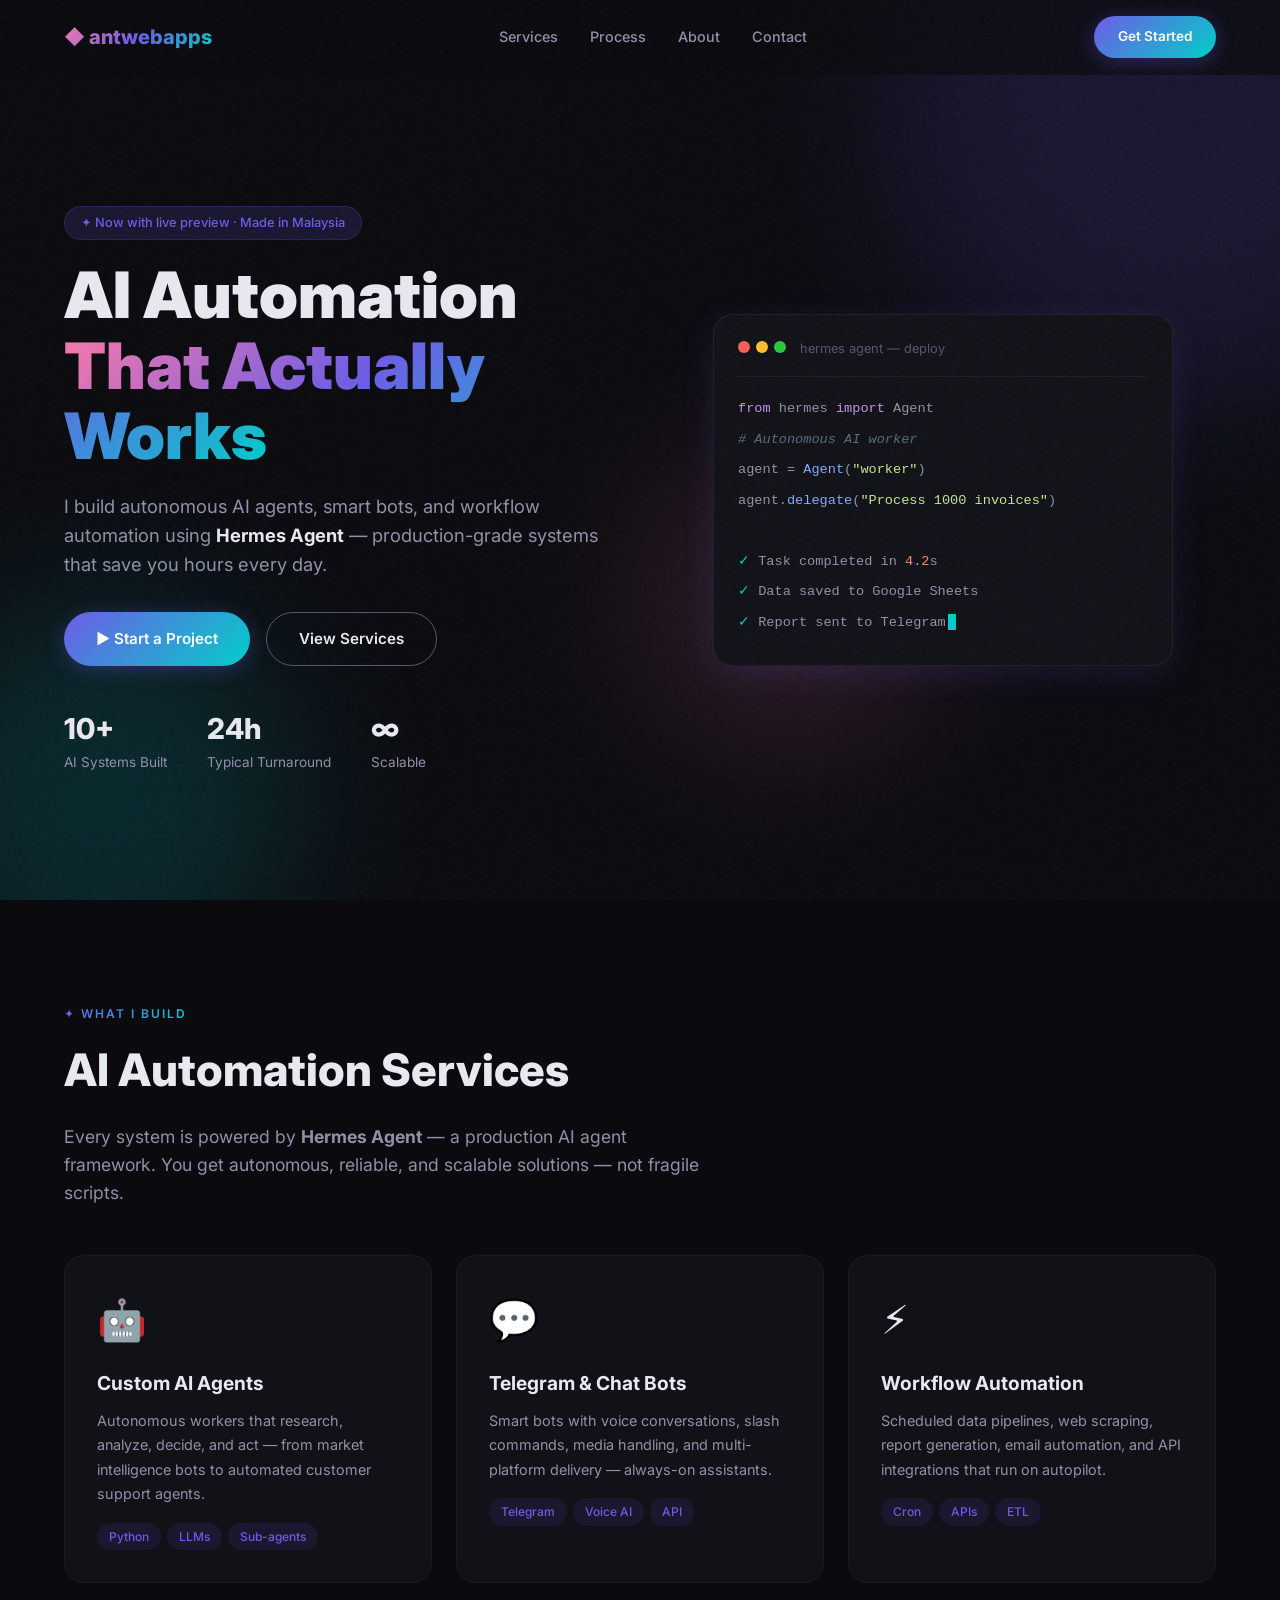
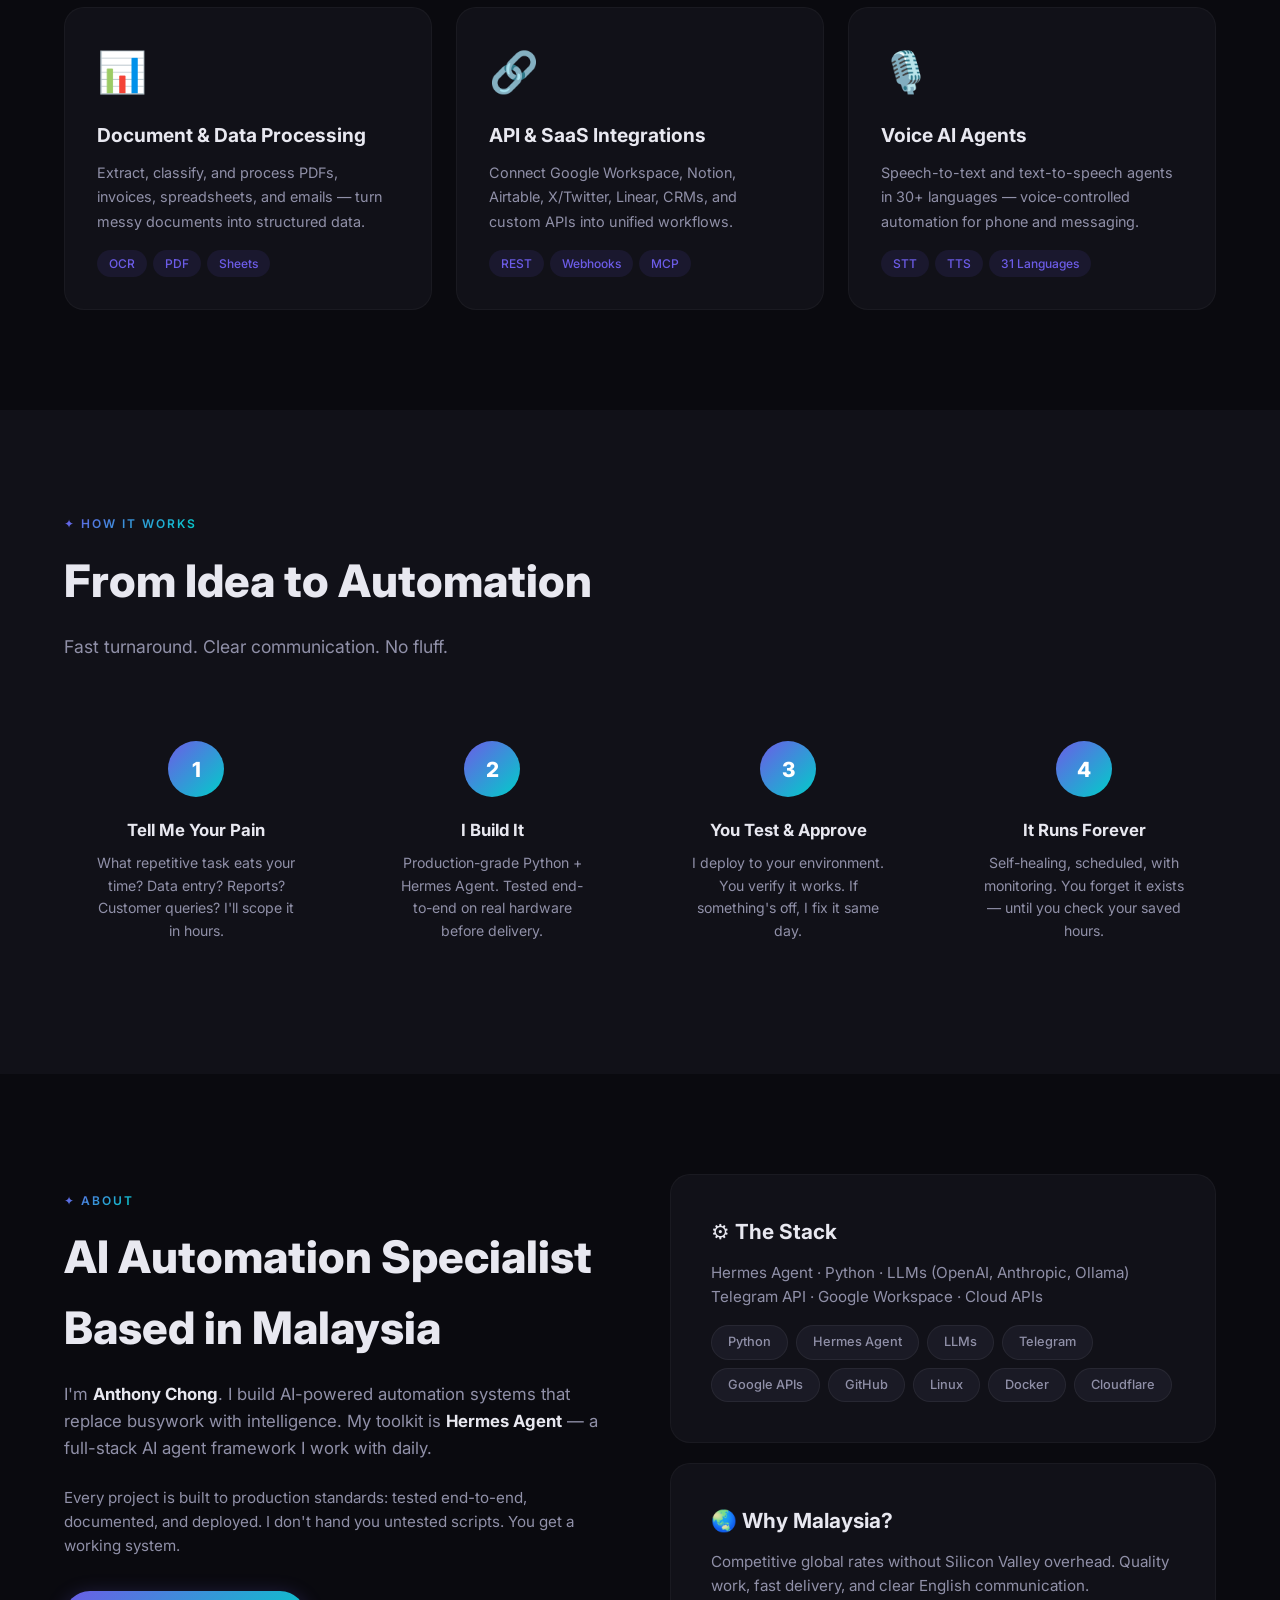
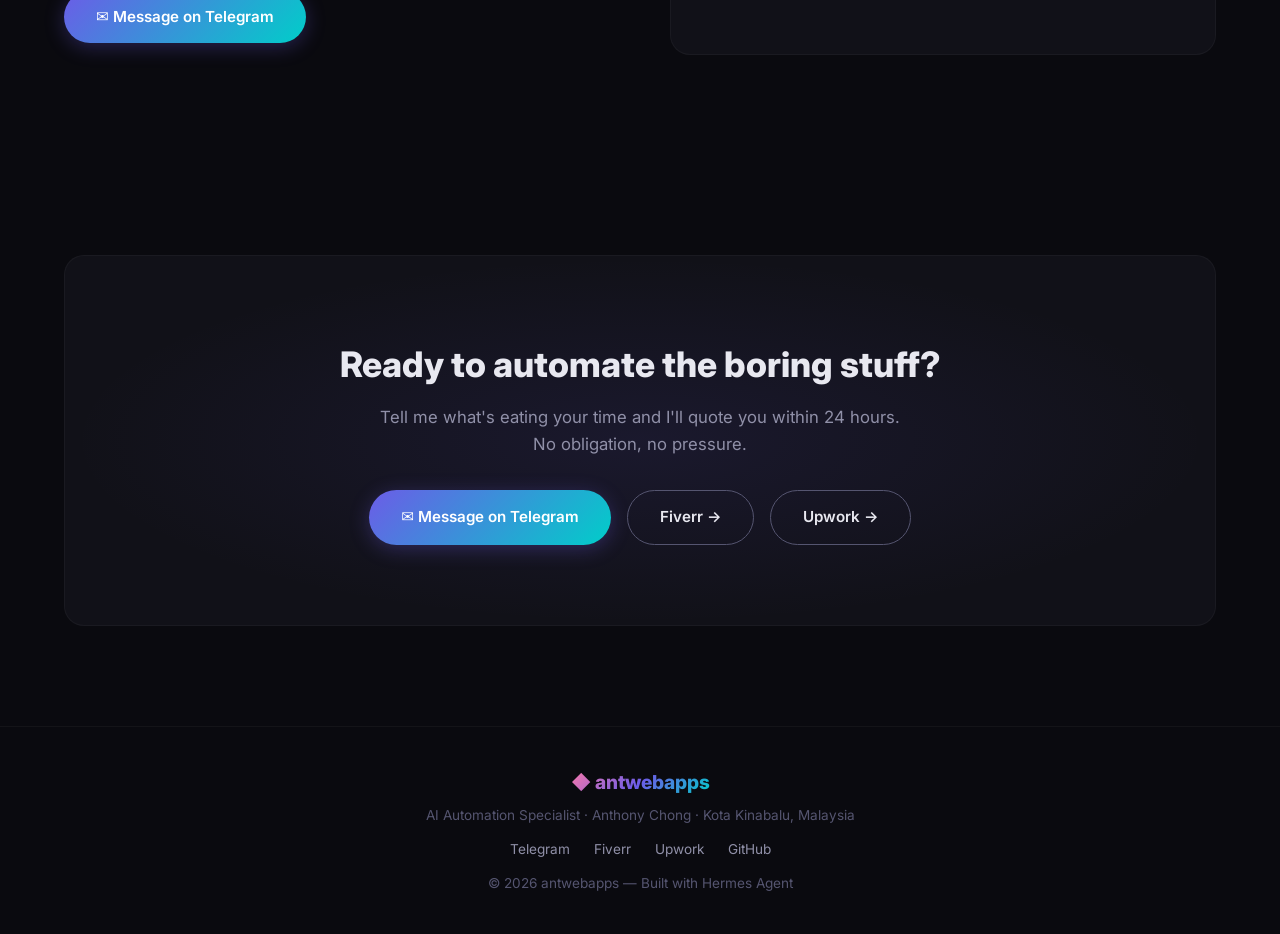
<file: index.html>
<!DOCTYPE html>
<html lang="en">
<head>
    <meta charset="UTF-8" />
    <meta name="viewport" content="width=device-width, initial-scale=1.0" />
    <title>Anthony Chong | AI Automation Specialist</title>
    <meta name="description" content="AI Automation Specialist — Build custom AI agents, chatbots, voice bots, and workflow automation powered by Hermes Agent. Based in Malaysia." />
    <link rel="icon" type="image/svg+xml" href="data:image/svg+xml,%3Csvg xmlns='http://www.w3.org/2000/svg' viewBox='0 0 32 32'%3E%3Cdefs%3E%3ClinearGradient id='g' x1='0%25' y1='0%25' x2='100%25' y2='100%25'%3E%3Cstop offset='0%25' style='stop-color:%236c5ce7'/%3E%3Cstop offset='100%25' style='stop-color:%2300cec9'/%3E%3C/linearGradient%3E%3C/defs%3E%3Crect width='32' height='32' rx='6' fill='%230a0a0f'/%3E%3Ctext x='16' y='22' font-family='Arial' font-size='18' font-weight='bold' fill='url(%23g)' text-anchor='middle'%3E◆%3C/text%3E%3C/svg%3E">
    <link rel="preconnect" href="https://fonts.googleapis.com" />
    <link href="https://fonts.googleapis.com/css2?family=Inter:wght@300;400;500;600;700;800;900&display=swap" rel="stylesheet" />
    <style>
        /* ─── Reset & Variables ─── */
        *,*::before,*::after{box-sizing:border-box;margin:0;padding:0}
        :root{
            --bg:#0a0a0f;
            --bg2:#111118;
            --bg3:#1a1a25;
            --accent:#6c5ce7;
            --accent2:#00cec9;
            --accent3:#fd79a8;
            --text:#e8e8f0;
            --text2:#9090a8;
            --text3:#555570;
            --grad:linear-gradient(135deg,var(--accent),var(--accent2));
            --grad2:linear-gradient(135deg,var(--accent3),var(--accent),var(--accent2));
            --radius:12px;
            --radius-lg:20px;
            --shadow:0 8px 32px rgba(108,92,231,.15);
        }
        html{scroll-behavior:smooth}
        body{
            font-family:'Inter',system-ui,-apple-system,sans-serif;
            background:var(--bg);
            color:var(--text);
            line-height:1.6;
            overflow-x:hidden;
        }

        /* ─── Noise overlay ─── */
        body::before{
            content:'';position:fixed;inset:0;
            background:url("data:image/svg+xml,%3Csvg viewBox='0 0 256 256' xmlns='http://www.w3.org/2000/svg'%3E%3Cfilter id='noise'%3E%3CfeTurbulence type='fractalNoise' baseFrequency='.9' numOctaves='4' stitchTiles='stitch'/%3E%3C/filter%3E%3Crect width='100%25' height='100%25' filter='url(%23noise)' opacity='.03'/%3E%3C/svg%3E");
            pointer-events:none;z-index:9999;
        }

        /* ─── Utilities ─── */
        .container{max-width:1200px;margin:0 auto;padding:0 24px}
        .section{padding:100px 0}
        .section-label{
            display:inline-block;
            font-size:.75rem;font-weight:600;letter-spacing:2px;text-transform:uppercase;
            background:var(--grad);-webkit-background-clip:text;-webkit-text-fill-color:transparent;
            margin-bottom:12px;
        }
        .section-title{font-size:clamp(1.8rem,4vw,2.8rem);font-weight:800;margin-bottom:16px}
        .section-sub{color:var(--text2);font-size:1.1rem;max-width:640px;margin-bottom:48px}
        .btn{
            display:inline-flex;align-items:center;gap:8px;
            padding:14px 32px;border-radius:50px;font-weight:600;font-size:.95rem;
            cursor:pointer;transition:all .3s ease;text-decoration:none;border:none;
        }
        .btn-primary{
            background:var(--grad);color:#fff;
            box-shadow:0 4px 20px rgba(108,92,231,.3);
        }
        .btn-primary:hover{transform:translateY(-2px);box-shadow:0 8px 30px rgba(108,92,231,.4)}
        .btn-outline{
            background:transparent;color:var(--text);border:1px solid var(--text3);
        }
        .btn-outline:hover{border-color:var(--accent);color:var(--accent)}

        /* ─── Nav ─── */
        nav{
            position:fixed;top:0;left:0;right:0;z-index:1000;
            padding:16px 0;transition:all .4s ease;
            background:rgba(10,10,15,.7);backdrop-filter:blur(20px);
            border-bottom:1px solid transparent;
        }
        nav.scrolled{border-bottom:1px solid rgba(255,255,255,.05);background:rgba(10,10,15,.9)}
        nav .container{display:flex;align-items:center;justify-content:space-between}
        .logo{font-size:1.25rem;font-weight:800;background:var(--grad2);-webkit-background-clip:text;-webkit-text-fill-color:transparent}
        .nav-links{display:flex;gap:32px;list-style:none}
        .nav-links a{color:var(--text2);text-decoration:none;font-size:.9rem;font-weight:500;transition:color .3s}
        .nav-links a:hover{color:var(--text)}
        @media(max-width:768px){
            .nav-links{display:none}
            .nav-cta{display:none}
        }

        /* ─── Hero ─── */
        .hero{
            min-height:100vh;display:flex;align-items:center;position:relative;
            overflow:hidden;padding-top:80px;
        }
        .hero-bg{
            position:absolute;inset:0;overflow:hidden;z-index:-1;
        }
        .hero-bg .orb{
            position:absolute;border-radius:50%;filter:blur(80px);opacity:.15;
            animation:float 20s ease-in-out infinite;
        }
        .hero-bg .orb:nth-child(1){
            width:600px;height:600px;background:var(--accent);
            top:-200px;right:-200px;animation-delay:0s;
        }
        .hero-bg .orb:nth-child(2){
            width:400px;height:400px;background:var(--accent2);
            bottom:-100px;left:-100px;animation-delay:-7s;
        }
        .hero-bg .orb:nth-child(3){
            width:300px;height:300px;background:var(--accent3);
            top:50%;left:50%;animation-delay:-14s;
        }
        @keyframes float{
            0%,100%{transform:translate(0,0) scale(1)}
            33%{transform:translate(30px,-30px) scale(1.1)}
            66%{transform:translate(-20px,20px) scale(.9)}
        }
        .hero-grid{display:grid;grid-template-columns:1fr 1fr;gap:60px;align-items:center}
        @media(max-width:900px){.hero-grid{grid-template-columns:1fr;text-align:center}}
        .hero-badge{
            display:inline-flex;align-items:center;gap:8px;
            padding:6px 16px;border-radius:50px;font-size:.8rem;font-weight:500;
            background:rgba(108,92,231,.15);color:var(--accent);border:1px solid rgba(108,92,231,.2);
            margin-bottom:20px;
        }
        .hero h1{font-size:clamp(2.2rem,5vw,4rem);font-weight:900;line-height:1.1;margin-bottom:20px}
        .hero h1 .highlight{background:var(--grad2);-webkit-background-clip:text;-webkit-text-fill-color:transparent}
        .hero p{color:var(--text2);font-size:1.15rem;max-width:540px;margin-bottom:32px}
        @media(max-width:900px){.hero p{margin-left:auto;margin-right:auto}}
        .hero-actions{display:flex;gap:16px;flex-wrap:wrap}
        @media(max-width:900px){.hero-actions{justify-content:center}}
        .hero-visual{position:relative;display:flex;justify-content:center}
        .code-window{
            background:var(--bg2);border-radius:var(--radius-lg);
            border:1px solid rgba(255,255,255,.06);
            padding:24px;width:100%;max-width:460px;
            box-shadow:var(--shadow);font-family:'JetBrains Mono',monospace;font-size:.85rem;
        }
        .code-window .dot{display:inline-block;width:12px;height:12px;border-radius:50%;margin-right:6px}
        .code-window .dot:nth-child(1){background:#ff5f57}
        .code-window .dot:nth-child(2){background:#febc2e}
        .code-window .dot:nth-child(3){background:#28c840}
        .code-header{display:flex;align-items:center;gap:8px;margin-bottom:20px;padding-bottom:16px;border-bottom:1px solid rgba(255,255,255,.05)}
        .code-line{color:var(--text2);margin-bottom:6px;line-height:1.8}
        .code-line .kw{color:#c792ea}
        .code-line .fn{color:#82aaff}
        .code-line .str{color:#c3e88d}
        .code-line .cm{color:#546e7a;font-style:italic}
        .code-line .num{color:#f78c6c}
        .cursor-blink{display:inline-block;width:8px;height:16px;background:var(--accent2);animation:blink 1s step-end infinite;vertical-align:text-bottom;margin-left:2px}
        @keyframes blink{50%{opacity:0}}
        .hero-stats{display:flex;gap:40px;margin-top:40px}
        @media(max-width:900px){.hero-stats{justify-content:center}}
        .stat-value{font-size:1.8rem;font-weight:800}
        .stat-label{color:var(--text2);font-size:.85rem}

        /* ─── Services ─── */
        .services-grid{display:grid;grid-template-columns:repeat(auto-fit,minmax(320px,1fr));gap:24px}
        .service-card{
            background:var(--bg2);border-radius:var(--radius-lg);
            border:1px solid rgba(255,255,255,.04);
            padding:32px;transition:all .4s ease;cursor:default;position:relative;overflow:hidden;
        }
        .service-card:hover{transform:translateY(-4px);border-color:rgba(108,92,231,.2);box-shadow:var(--shadow)}
        .service-card::before{
            content:'';position:absolute;top:0;left:0;right:0;height:3px;
            background:var(--grad);opacity:0;transition:opacity .4s;
        }
        .service-card:hover::before{opacity:1}
        .service-icon{font-size:2.5rem;margin-bottom:16px;display:block}
        .service-card h3{font-size:1.2rem;font-weight:700;margin-bottom:10px}
        .service-card p{color:var(--text2);font-size:.9rem;line-height:1.7}
        .service-tags{display:flex;flex-wrap:wrap;gap:6px;margin-top:16px}
        .service-tags span{
            padding:4px 12px;border-radius:50px;font-size:.75rem;font-weight:500;
            background:rgba(108,92,231,.1);color:var(--accent);
        }

        /* ─── Process ─── */
        .process-steps{display:grid;grid-template-columns:repeat(auto-fit,minmax(220px,1fr));gap:32px}
        .step{text-align:center;padding:32px}
        .step-num{
            width:56px;height:56px;border-radius:50%;display:flex;align-items:center;justify-content:center;
            margin:0 auto 20px;font-size:1.3rem;font-weight:800;
            background:var(--grad);color:#fff;
        }
        .step h3{font-weight:700;margin-bottom:8px;font-size:1.05rem}
        .step p{color:var(--text2);font-size:.88rem}

        /* ─── About ─── */
        .about-grid{display:grid;grid-template-columns:1fr 1fr;gap:60px;align-items:center}
        @media(max-width:900px){.about-grid{grid-template-columns:1fr}}
        .about-card{
            background:var(--bg2);border-radius:var(--radius-lg);
            border:1px solid rgba(255,255,255,.04);padding:40px;
        }
        .about-card h3{font-size:1.3rem;font-weight:700;margin-bottom:12px}
        .about-card p{color:var(--text2);margin-bottom:16px;font-size:.95rem}
        .tech-stack{display:flex;flex-wrap:wrap;gap:8px}
        .tech-stack span{
            padding:6px 16px;border-radius:50px;font-size:.8rem;font-weight:500;
            background:var(--bg3);color:var(--text2);border:1px solid rgba(255,255,255,.06);
        }

        /* ─── CTA ─── */
        .cta{
            background:var(--bg2);border-radius:var(--radius-lg);
            border:1px solid rgba(255,255,255,.04);padding:80px;text-align:center;
            position:relative;overflow:hidden;
        }
        .cta::before{
            content:'';position:absolute;inset:0;
            background:radial-gradient(ellipse at center, rgba(108,92,231,.1) 0%,transparent 70%);
        }
        .cta h2{font-size:clamp(1.5rem,3vw,2.2rem);font-weight:800;margin-bottom:12px;position:relative}
        .cta p{color:var(--text2);max-width:520px;margin:0 auto 32px;font-size:1.05rem;position:relative}
        .cta .btn{position:relative}

        /* ─── Footer ─── */
        footer{
            padding:40px 0;border-top:1px solid rgba(255,255,255,.04);
            text-align:center;
        }
        footer p{color:var(--text3);font-size:.85rem}
        .footer-links{display:flex;justify-content:center;gap:24px;margin-top:12px}
        .footer-links a{color:var(--text2);text-decoration:none;font-size:.85rem;transition:color .3s}
        .footer-links a:hover{color:var(--accent)}

        /* ─── Grid background ─── */
        .grid-bg{
            position:absolute;inset:0;z-index:-2;opacity:.03;
            background-image:
                linear-gradient(rgba(255,255,255,.1) 1px,transparent 1px),
                linear-gradient(90deg,rgba(255,255,255,.1) 1px,transparent 1px);
            background-size:60px 60px;
        }

        /* ─── Responsive ─── */
        @media(max-width:768px){
            .section{padding:60px 0}
            .hero h1{font-size:2rem}
            .hero-stats{flex-wrap:wrap;gap:24px}
            .cta{padding:40px 24px}
        }

        /* ─── Animations ─── */
        .fade-up{opacity:0;transform:translateY(30px);transition:all .6s ease}
        .fade-up.visible{opacity:1;transform:translateY(0)}
    </style>
</head>
<body>

<!-- ─── Nav ─── -->
<nav id="nav">
    <div class="container">
        <a href="#" class="logo">◆ antwebapps</a>
        <ul class="nav-links">
            <li><a href="#services">Services</a></li>
            <li><a href="#process">Process</a></li>
            <li><a href="#about">About</a></li>
            <li><a href="#contact">Contact</a></li>
        </ul>
        <a href="#contact" class="btn btn-primary nav-cta" style="padding:10px 24px;font-size:.85rem">Get Started</a>
    </div>
</nav>

<!-- ─── Hero ─── -->
<section class="hero" id="home">
    <div class="hero-bg">
        <div class="orb"></div>
        <div class="orb"></div>
        <div class="orb"></div>
    </div>
    <div class="grid-bg"></div>
    <div class="container hero-grid">
        <div>
            <div class="hero-badge">✦ Now with live preview · Made in Malaysia</div>
            <h1>
                AI Automation<br>
                <span class="highlight">That Actually Works</span>
            </h1>
            <p>
                I build autonomous AI agents, smart bots, and workflow automation using 
                <strong style="color:var(--text)">Hermes Agent</strong> — production-grade 
                systems that save you hours every day.
            </p>
            <div class="hero-actions">
                <a href="#contact" class="btn btn-primary">▶ Start a Project</a>
                <a href="#services" class="btn btn-outline">View Services</a>
            </div>
            <div class="hero-stats">
                <div><div class="stat-value">10+</div><div class="stat-label">AI Systems Built</div></div>
                <div><div class="stat-value">24h</div><div class="stat-label">Typical Turnaround</div></div>
                <div><div class="stat-value">∞</div><div class="stat-label">Scalable</div></div>
            </div>
        </div>
        <div class="hero-visual">
            <div class="code-window">
                <div class="code-header">
                    <span><span class="dot"></span><span class="dot"></span><span class="dot"></span></span>
                    <span style="color:var(--text3);font-size:.8rem;font-family:Inter,sans-serif">hermes agent — deploy</span>
                </div>
                <div class="code-line"><span class="kw">from</span> hermes <span class="kw">import</span> Agent</div>
                <div class="code-line"><span class="cm"># Autonomous AI worker</span></div>
                <div class="code-line">agent = <span class="fn">Agent</span>(<span class="str">"worker"</span>)</div>
                <div class="code-line">agent.<span class="fn">delegate</span>(<span class="str">"Process 1000 invoices"</span>)</div>
                <div class="code-line">&nbsp;</div>
                <div class="code-line"><span class="kw" style="color:var(--accent2)">✓</span> Task completed in <span class="num">4.2</span>s</div>
                <div class="code-line"><span class="kw" style="color:var(--accent2)">✓</span> Data saved to Google Sheets</div>
                <div class="code-line"><span class="kw" style="color:var(--accent2)">✓</span> Report sent to Telegram<span class="cursor-blink"></span></div>
            </div>
        </div>
    </div>
</section>

<!-- ─── Services ─── -->
<section class="section" id="services">
    <div class="container">
        <span class="section-label">✦ What I Build</span>
        <h2 class="section-title">AI Automation Services</h2>
        <p class="section-sub">
            Every system is powered by <strong>Hermes Agent</strong> — a production AI agent framework. 
            You get autonomous, reliable, and scalable solutions — not fragile scripts.
        </p>
        <div class="services-grid">
            <div class="service-card fade-up">
                <span class="service-icon">🤖</span>
                <h3>Custom AI Agents</h3>
                <p>Autonomous workers that research, analyze, decide, and act — from market intelligence bots to automated customer support agents.</p>
                <div class="service-tags"><span>Python</span><span>LLMs</span><span>Sub-agents</span></div>
            </div>
            <div class="service-card fade-up">
                <span class="service-icon">💬</span>
                <h3>Telegram & Chat Bots</h3>
                <p>Smart bots with voice conversations, slash commands, media handling, and multi-platform delivery — always-on assistants.</p>
                <div class="service-tags"><span>Telegram</span><span>Voice AI</span><span>API</span></div>
            </div>
            <div class="service-card fade-up">
                <span class="service-icon">⚡</span>
                <h3>Workflow Automation</h3>
                <p>Scheduled data pipelines, web scraping, report generation, email automation, and API integrations that run on autopilot.</p>
                <div class="service-tags"><span>Cron</span><span>APIs</span><span>ETL</span></div>
            </div>
            <div class="service-card fade-up">
                <span class="service-icon">📊</span>
                <h3>Document & Data Processing</h3>
                <p>Extract, classify, and process PDFs, invoices, spreadsheets, and emails — turn messy documents into structured data.</p>
                <div class="service-tags"><span>OCR</span><span>PDF</span><span>Sheets</span></div>
            </div>
            <div class="service-card fade-up">
                <span class="service-icon">🔗</span>
                <h3>API & SaaS Integrations</h3>
                <p>Connect Google Workspace, Notion, Airtable, X/Twitter, Linear, CRMs, and custom APIs into unified workflows.</p>
                <div class="service-tags"><span>REST</span><span>Webhooks</span><span>MCP</span></div>
            </div>
            <div class="service-card fade-up">
                <span class="service-icon">🎙️</span>
                <h3>Voice AI Agents</h3>
                <p>Speech-to-text and text-to-speech agents in 30+ languages — voice-controlled automation for phone and messaging.</p>
                <div class="service-tags"><span>STT</span><span>TTS</span><span>31 Languages</span></div>
            </div>
        </div>
    </div>
</section>

<!-- ─── Process ─── -->
<section class="section" id="process" style="background:var(--bg2)">
    <div class="container">
        <span class="section-label">✦ How It Works</span>
        <h2 class="section-title">From Idea to Automation</h2>
        <p class="section-sub">
            Fast turnaround. Clear communication. No fluff.
        </p>
        <div class="process-steps">
            <div class="step fade-up">
                <div class="step-num">1</div>
                <h3>Tell Me Your Pain</h3>
                <p>What repetitive task eats your time? Data entry? Reports? Customer queries? I'll scope it in hours.</p>
            </div>
            <div class="step fade-up">
                <div class="step-num">2</div>
                <h3>I Build It</h3>
                <p>Production-grade Python + Hermes Agent. Tested end-to-end on real hardware before delivery.</p>
            </div>
            <div class="step fade-up">
                <div class="step-num">3</div>
                <h3>You Test & Approve</h3>
                <p>I deploy to your environment. You verify it works. If something's off, I fix it same day.</p>
            </div>
            <div class="step fade-up">
                <div class="step-num">4</div>
                <h3>It Runs Forever</h3>
                <p>Self-healing, scheduled, with monitoring. You forget it exists — until you check your saved hours.</p>
            </div>
        </div>
    </div>
</section>

<!-- ─── About ─── -->
<section class="section" id="about">
    <div class="container">
        <div class="about-grid">
            <div>
                <span class="section-label">✦ About</span>
                <h2 class="section-title" style="margin-bottom:16px">AI Automation Specialist<br>Based in Malaysia</h2>
                <p style="color:var(--text2);margin-bottom:24px;font-size:1.05rem">
                    I'm <strong style="color:var(--text)">Anthony Chong</strong>. I build AI-powered automation 
                    systems that replace busywork with intelligence. My toolkit is <strong style="color:var(--text)">Hermes Agent</strong> 
                    — a full-stack AI agent framework I work with daily.
                </p>
                <p style="color:var(--text2);margin-bottom:32px;font-size:.95rem">
                    Every project is built to production standards: tested end-to-end, documented, and deployed. 
                    I don't hand you untested scripts. You get a working system.
                </p>
                <a href="https://t.me/antwebapps" target="_blank" rel="noopener" class="btn btn-primary">✉ Message on Telegram</a>
            </div>
            <div>
                <div class="about-card">
                    <h3>⚙️ The Stack</h3>
                    <p>Hermes Agent · Python · LLMs (OpenAI, Anthropic, Ollama)<br>
                    Telegram API · Google Workspace · Cloud APIs</p>
                    <div class="tech-stack">
                        <span>Python</span>
                        <span>Hermes Agent</span>
                        <span>LLMs</span>
                        <span>Telegram</span>
                        <span>Google APIs</span>
                        <span>GitHub</span>
                        <span>Linux</span>
                        <span>Docker</span>
                        <span>Cloudflare</span>
                    </div>
                </div>
                <div class="about-card" style="margin-top:20px">
                    <h3>🌏 Why Malaysia?</h3>
                    <p>Competitive global rates without Silicon Valley overhead. Quality work, fast delivery, and 
                    clear English communication.</p>
                </div>
            </div>
        </div>
    </div>
</section>

<!-- ─── CTA ─── -->
<section class="section" id="contact">
    <div class="container">
        <div class="cta">
            <h2>Ready to automate the boring stuff?</h2>
            <p>Tell me what's eating your time and I'll quote you within 24 hours. No obligation, no pressure.</p>
            <div style="display:flex;gap:16px;justify-content:center;flex-wrap:wrap">
                <a href="https://t.me/antwebapps" target="_blank" rel="noopener" class="btn btn-primary">✉ Message on Telegram</a>
                <a href="https://www.fiverr.com/antkkds" target="_blank" rel="noopener" class="btn btn-outline">Fiverr →</a>
                <a href="https://www.upwork.com/freelancers/~antkkds" target="_blank" rel="noopener" class="btn btn-outline">Upwork →</a>
            </div>
        </div>
    </div>
</section>

<!-- ─── Footer ─── -->
<footer>
    <div class="container">
        <div style="display:flex;align-items:center;justify-content:center;gap:8px;margin-bottom:8px">
            <span style="font-size:1.2rem;font-weight:800;background:var(--grad2);-webkit-background-clip:text;-webkit-text-fill-color:transparent">◆ antwebapps</span>
        </div>
        <p>AI Automation Specialist · Anthony Chong · Kota Kinabalu, Malaysia</p>
        <div class="footer-links">
            <a href="https://t.me/antwebapps" target="_blank" rel="noopener">Telegram</a>
            <a href="https://www.fiverr.com/antkkds" target="_blank" rel="noopener">Fiverr</a>
            <a href="https://www.upwork.com/freelancers/~antkkds" target="_blank" rel="noopener">Upwork</a>
            <a href="https://github.com/antkkds" target="_blank" rel="noopener">GitHub</a>
        </div>
        <p style="margin-top:12px">© 2026 antwebapps — Built with Hermes Agent</p>
    </div>
</footer>

<script>
    // Nav scroll effect
    window.addEventListener('scroll',()=>{
        document.getElementById('nav').classList.toggle('scrolled',window.scrollY>50)
    });

    // Scroll animation
    const observer = new IntersectionObserver((entries)=>{
        entries.forEach(entry=>{
            if(entry.isIntersecting){
                entry.target.classList.add('visible');
            }
        });
    },{threshold:.1});

    document.querySelectorAll('.fade-up').forEach(el=>observer.observe(el));

    // Typewriter effect for extra flair
    document.querySelector('.code-window')?.addEventListener('mouseenter',function(){
        this.style.transform = 'scale(1.02)';
        this.style.transition = 'transform .3s ease';
    });
    document.querySelector('.code-window')?.addEventListener('mouseleave',function(){
        this.style.transform = 'scale(1)';
    });
</script>

</body>
</html>
</file>
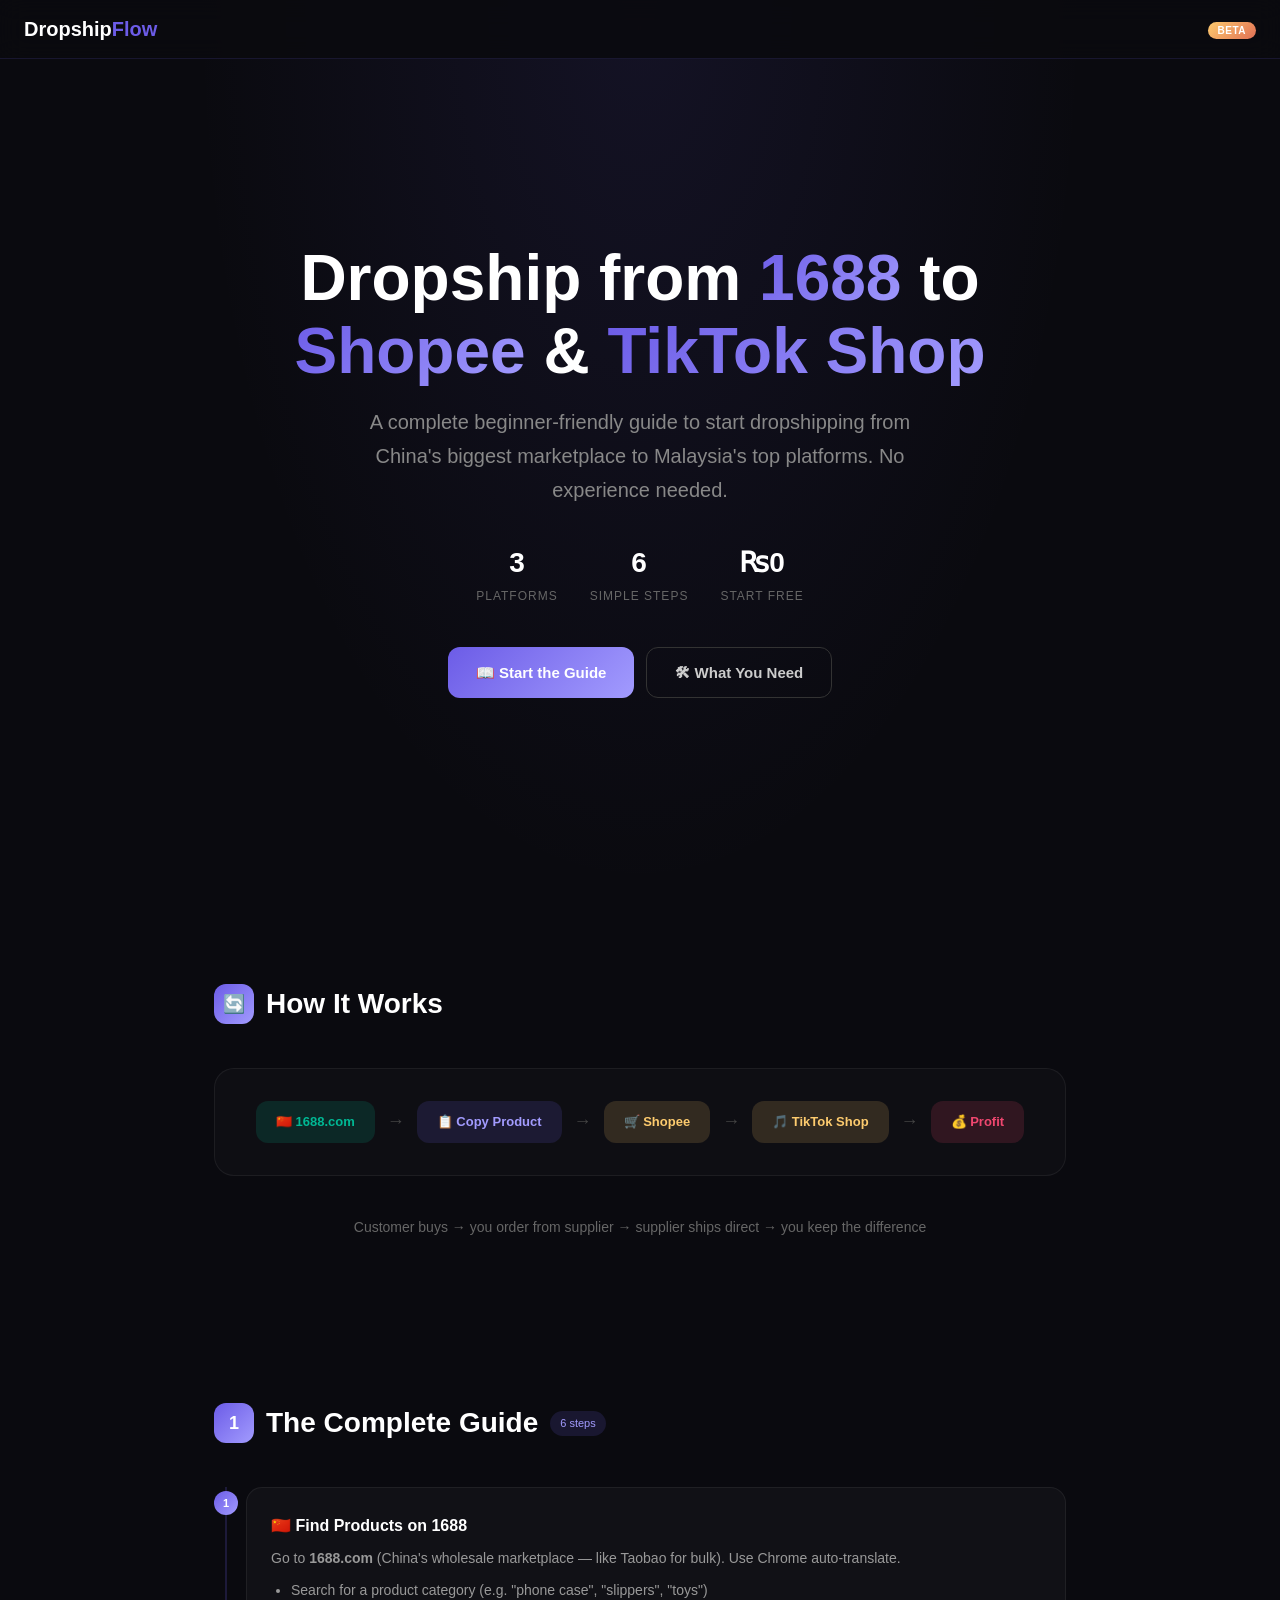
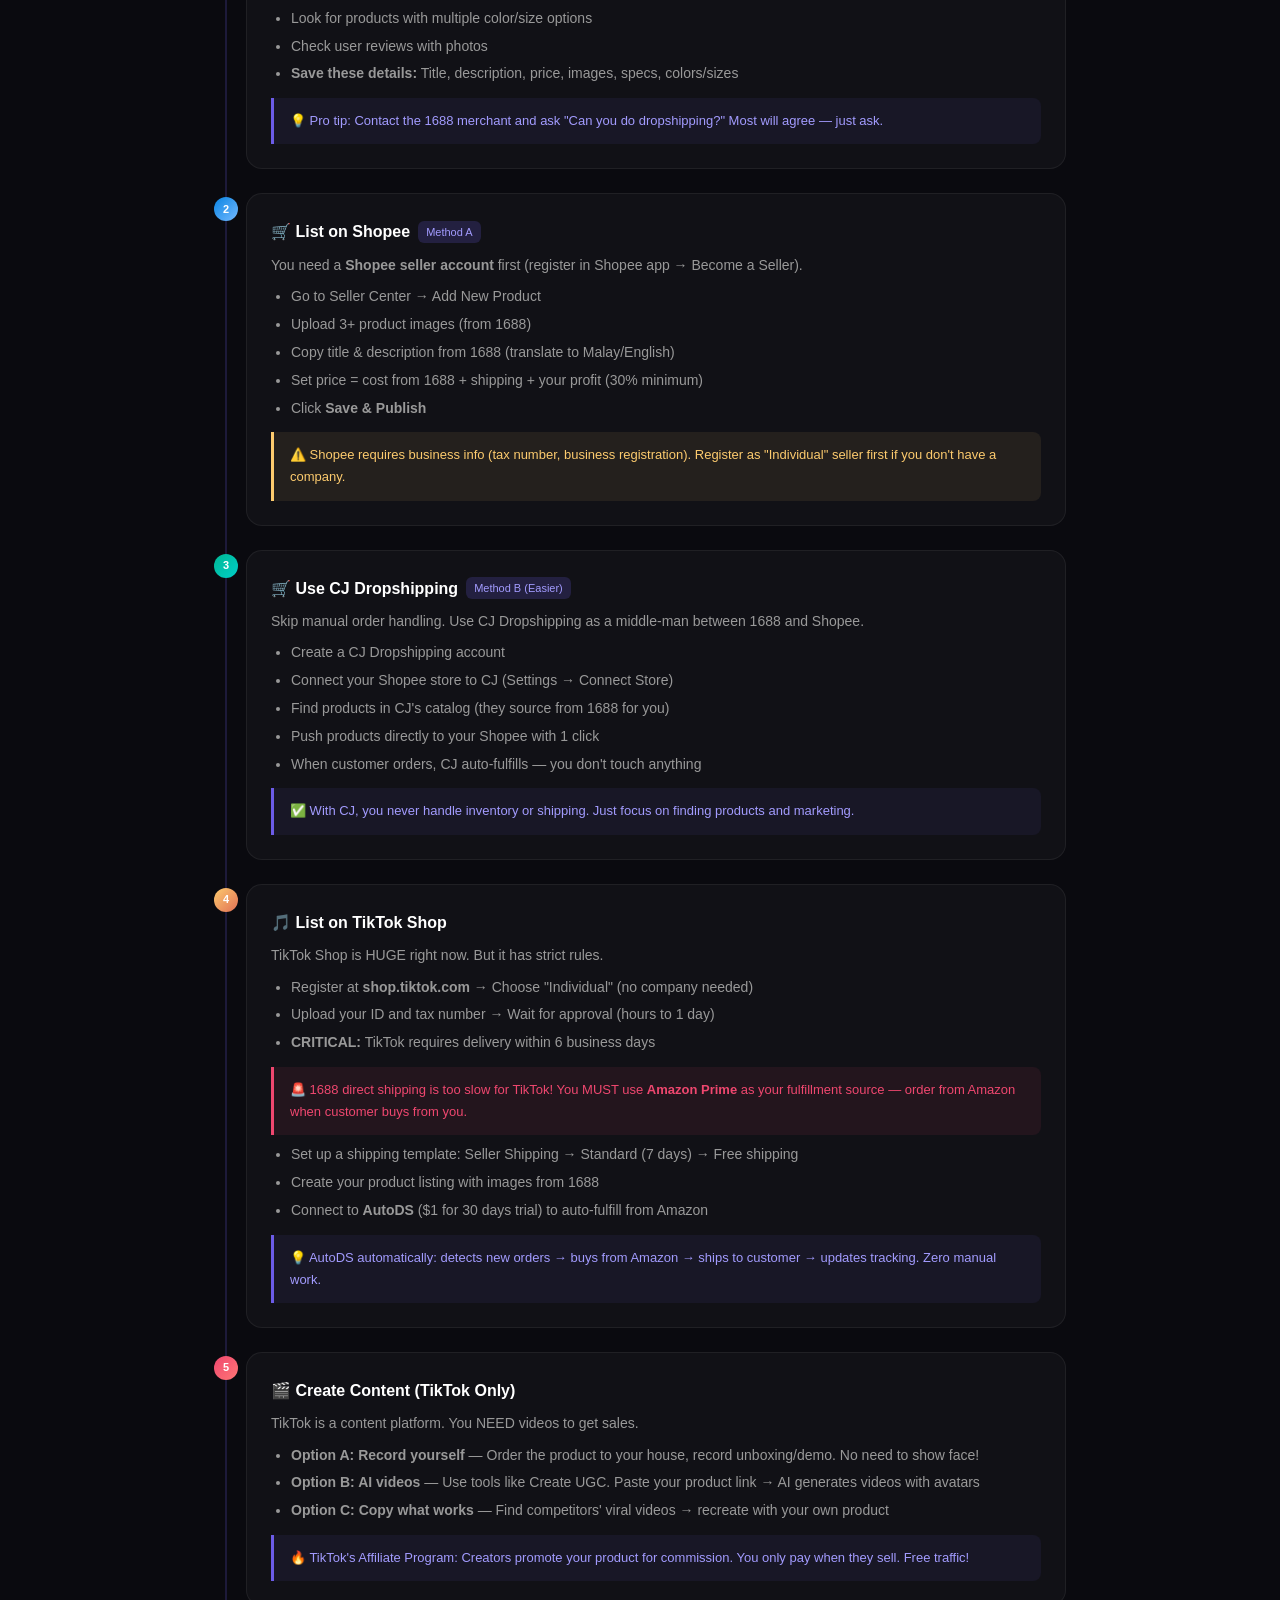
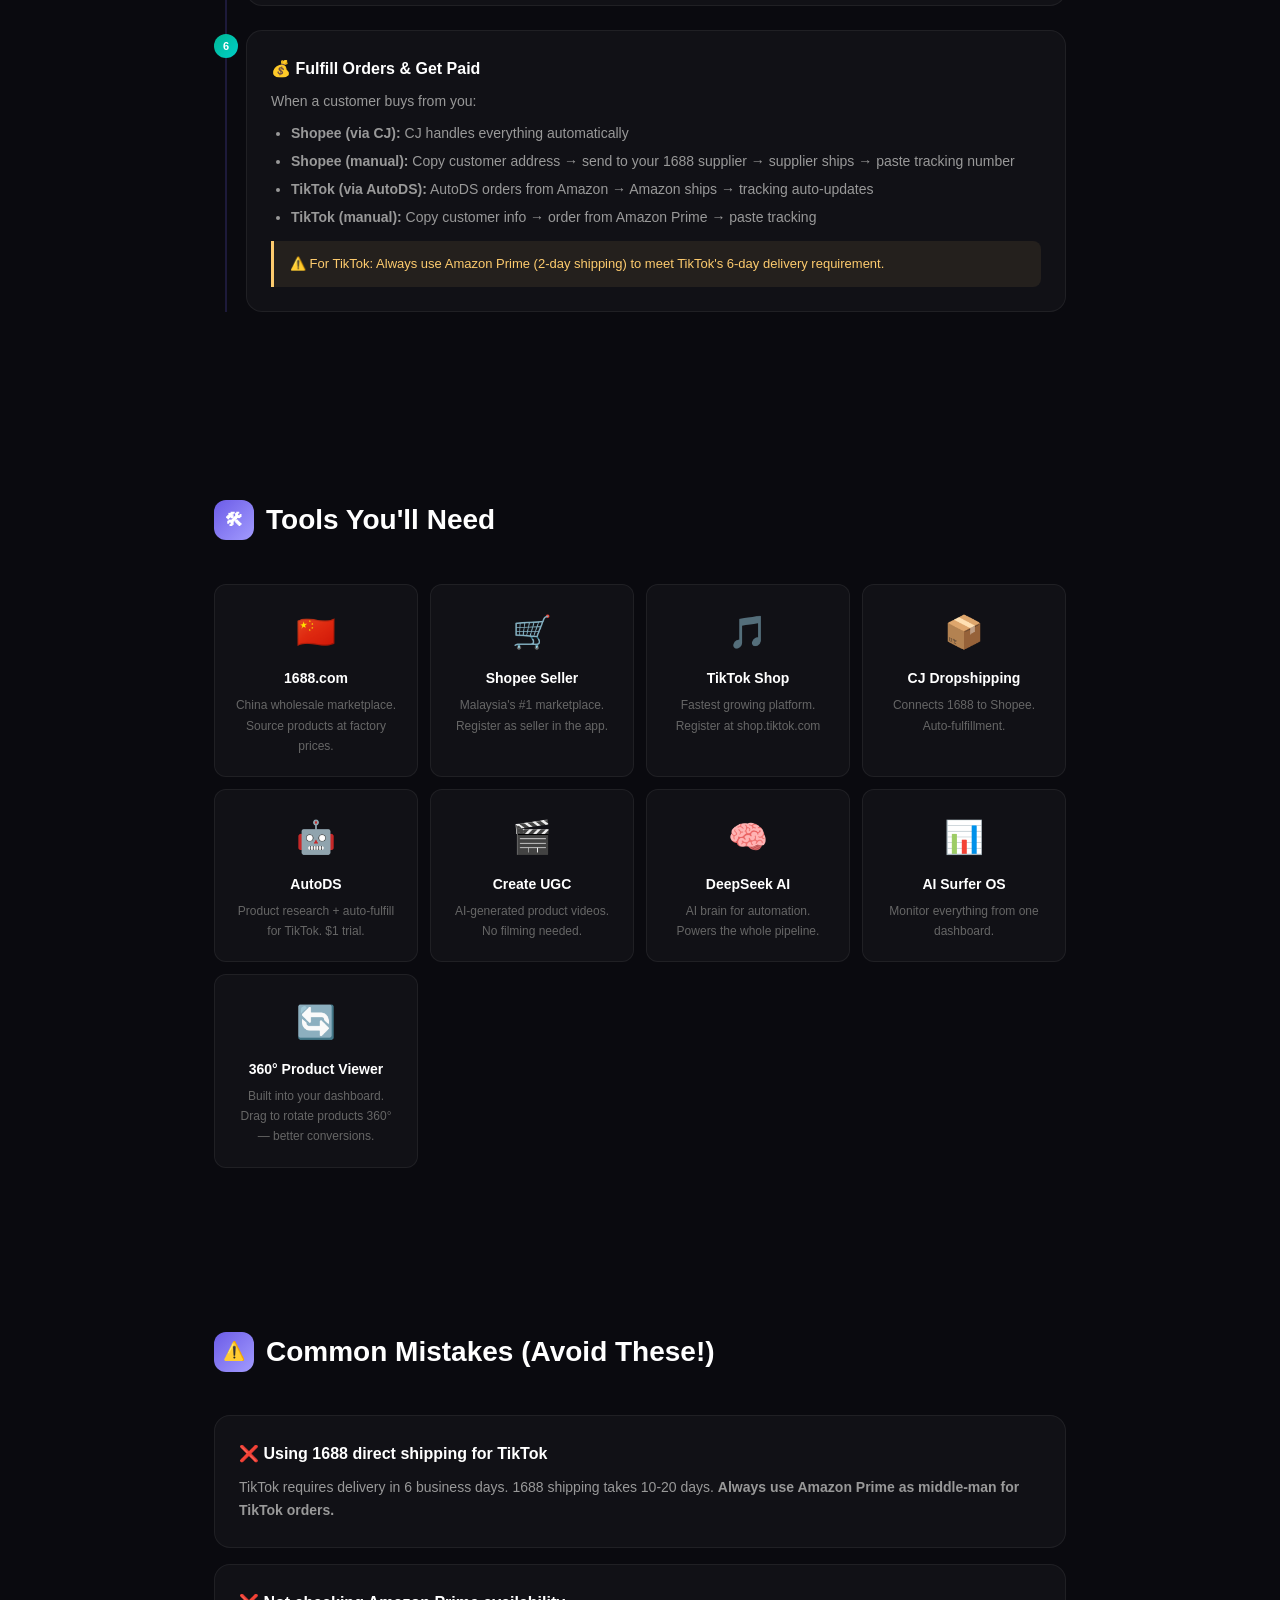
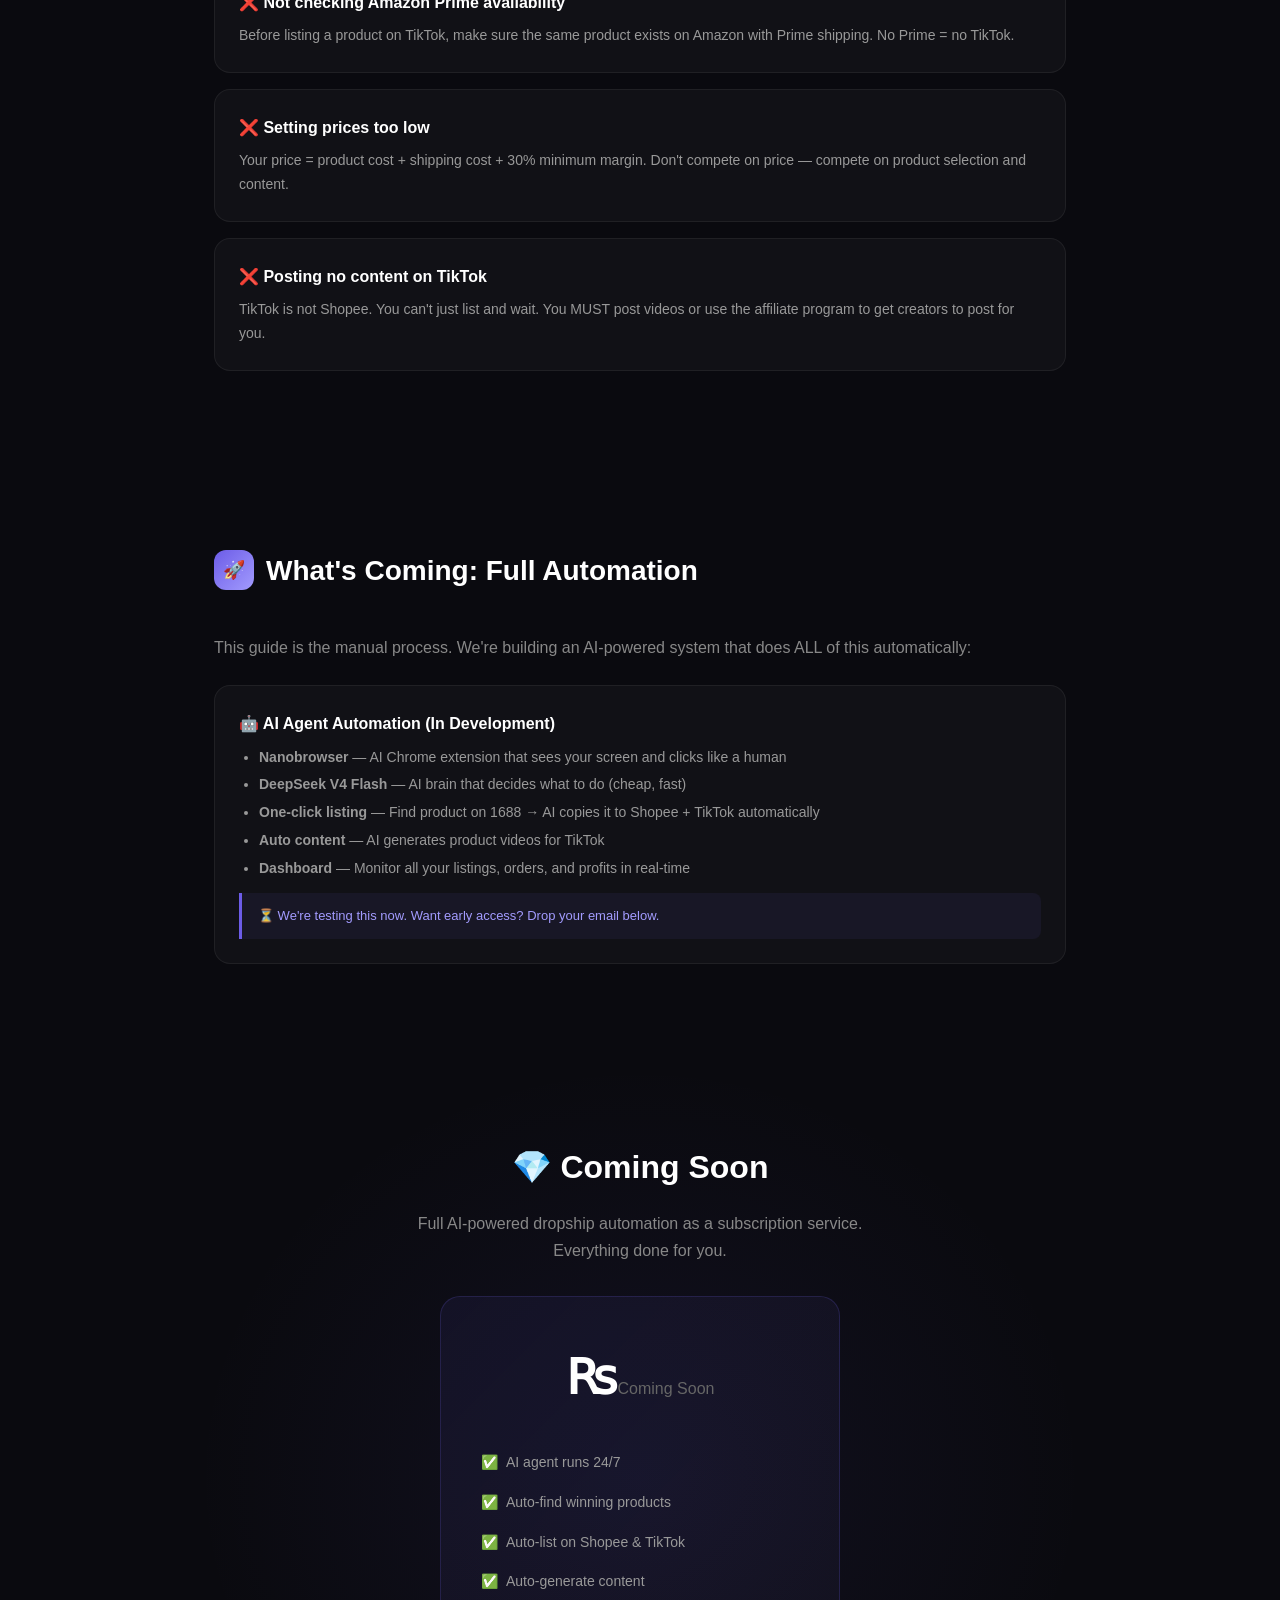
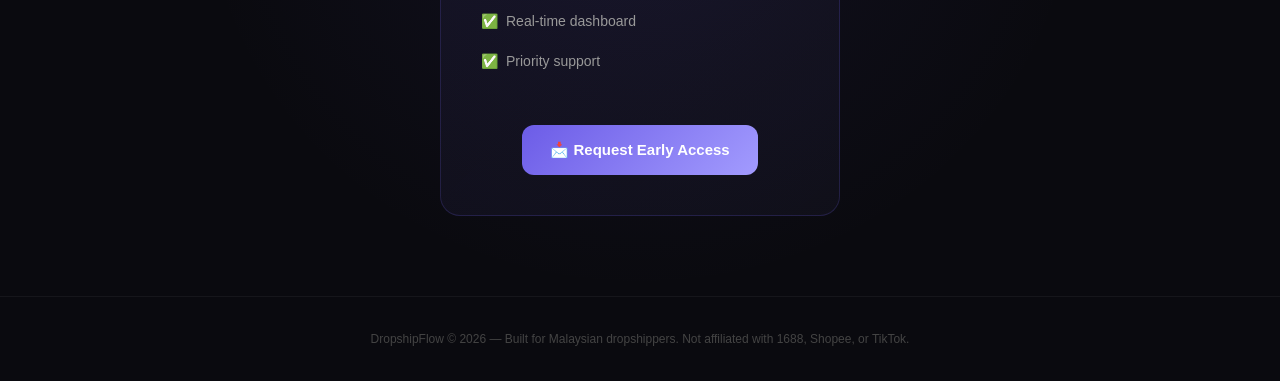
<file: dropship/index.html>
<!DOCTYPE html>
<html lang="en">
<head>
  <meta charset="UTF-8">
  <meta name="viewport" content="width=device-width, initial-scale=1.0">
  <title>DropshipFlow — 1688 → Shopee → TikTok Guide</title>
  <style>
    /* ── Reset & Base ── */
    *, *::before, *::after { box-sizing: border-box; margin: 0; padding: 0; }
    html { scroll-behavior: smooth; }
    body {
      font-family: -apple-system, BlinkMacSystemFont, 'Segoe UI', Roboto, sans-serif;
      background: #0a0a0f;
      color: #e0e0e0;
      line-height: 1.7;
    }
    a { color: #6c5ce7; text-decoration: none; }
    a:hover { text-decoration: underline; }

    /* ── Navigation ── */
    nav {
      position: fixed; top: 0; left: 0; right: 0; z-index: 100;
      background: rgba(10,10,15,0.9); backdrop-filter: blur(12px);
      border-bottom: 1px solid rgba(108,92,231,0.15);
      padding: 12px 24px; display: flex; align-items: center; justify-content: space-between;
    }
    nav .logo { font-size: 20px; font-weight: 700; color: #fff; }
    nav .logo span { color: #6c5ce7; }
    nav .badge {
      background: linear-gradient(135deg, #6c5ce7, #a29bfe);
      color: #fff; font-size: 10px; padding: 3px 10px; border-radius: 20px;
      font-weight: 600; letter-spacing: 0.5px;
    }
    nav .badge.beta { background: linear-gradient(135deg, #fdcb6e, #e17055); }

    /* ── Hero ── */
    .hero {
      min-height: 100vh; display: flex; flex-direction: column;
      align-items: center; justify-content: center; text-align: center;
      padding: 120px 24px 80px;
      background: radial-gradient(ellipse at top, rgba(108,92,231,0.1) 0%, transparent 70%);
    }
    .hero h1 {
      font-size: clamp(32px, 6vw, 64px); font-weight: 800; color: #fff;
      line-height: 1.15; margin-bottom: 16px;
    }
    .hero h1 span { background: linear-gradient(135deg, #6c5ce7, #a29bfe); -webkit-background-clip: text; -webkit-text-fill-color: transparent; }
    .hero p {
      font-size: clamp(16px, 2vw, 20px); color: #888; max-width: 600px;
      margin-bottom: 32px;
    }
    .hero .stats {
      display: flex; gap: 32px; flex-wrap: wrap; justify-content: center;
      margin-bottom: 40px;
    }
    .hero .stats div { text-align: center; }
    .hero .stats .num { font-size: 28px; font-weight: 700; color: #fff; }
    .hero .stats .lbl { font-size: 12px; color: #666; text-transform: uppercase; letter-spacing: 1px; }
    .hero .btn-group { display: flex; gap: 12px; flex-wrap: wrap; justify-content: center; }
    .btn {
      display: inline-flex; align-items: center; gap: 8px;
      padding: 12px 28px; border-radius: 12px; font-size: 15px; font-weight: 600;
      cursor: pointer; transition: all .3s; border: none; font-family: inherit;
    }
    .btn-primary { background: linear-gradient(135deg, #6c5ce7, #a29bfe); color: #fff; }
    .btn-primary:hover { transform: translateY(-2px); box-shadow: 0 8px 24px rgba(108,92,231,0.3); }
    .btn-outline { background: transparent; border: 1px solid #333; color: #ccc; }
    .btn-outline:hover { border-color: #6c5ce7; color: #fff; }
    .btn-success { background: linear-gradient(135deg, #00b894, #00cec9); color: #fff; }
    .btn-success:hover { transform: translateY(-2px); box-shadow: 0 8px 24px rgba(0,184,148,0.3); }

    /* ── Sections ── */
    section { padding: 80px 24px; max-width: 900px; margin: 0 auto; }
    section h2 {
      font-size: 28px; font-weight: 700; color: #fff; margin-bottom: 40px;
      display: flex; align-items: center; gap: 12px;
    }
    section h2 .num {
      display: inline-flex; align-items: center; justify-content: center;
      width: 40px; height: 40px; border-radius: 12px;
      background: linear-gradient(135deg, #6c5ce7, #a29bfe);
      font-size: 18px; font-weight: 700; color: #fff; flex-shrink: 0;
    }
    section h2 .tag {
      font-size: 11px; padding: 3px 10px; border-radius: 20px;
      background: rgba(108,92,231,0.15); color: #a29bfe; font-weight: 500;
    }

    /* ── Cards ── */
    .card {
      background: rgba(255,255,255,0.03); border: 1px solid rgba(255,255,255,0.06);
      border-radius: 16px; padding: 24px; margin-bottom: 16px;
      transition: all .3s;
    }
    .card:hover { border-color: rgba(108,92,231,0.2); background: rgba(108,92,231,0.04); }
    .card h3 {
      font-size: 16px; font-weight: 600; color: #fff; margin-bottom: 8px;
      display: flex; align-items: center; gap: 8px;
    }
    .card h3 .step { 
      font-size: 11px; padding: 2px 8px; border-radius: 6px;
      background: rgba(108,92,231,0.2); color: #a29bfe; font-weight: 500;
    }
    .card p, .card li { font-size: 14px; color: #999; }
    .card ul { padding-left: 20px; margin-top: 8px; }
    .card ul li { margin-bottom: 4px; }
    .card .highlight {
      background: rgba(108,92,231,0.08); border-left: 3px solid #6c5ce7;
      padding: 12px 16px; border-radius: 0 8px 8px 0; margin-top: 12px;
      font-size: 13px; color: #a29bfe;
    }
    .card .warn {
      background: rgba(253,203,110,0.08); border-left: 3px solid #fdcb6e;
      padding: 12px 16px; border-radius: 0 8px 8px 0; margin-top: 12px;
      font-size: 13px; color: #fdcb6e;
    }
    .card .critical {
      background: rgba(239,71,111,0.08); border-left: 3px solid #ef476f;
      padding: 12px 16px; border-radius: 0 8px 8px 0; margin-top: 12px;
      font-size: 13px; color: #ef476f;
    }

    /* ── Flow Diagram ── */
    .flow {
      display: flex; align-items: center; justify-content: center;
      gap: 12px; flex-wrap: wrap; margin: 40px 0;
      padding: 32px; background: rgba(255,255,255,0.02);
      border: 1px solid rgba(255,255,255,0.06); border-radius: 20px;
    }
    .flow .node {
      padding: 10px 20px; border-radius: 12px; font-size: 13px; font-weight: 600;
      text-align: center; min-width: 80px;
    }
    .flow .node.source { background: rgba(0,184,148,0.15); color: #00b894; }
    .flow .node.process { background: rgba(108,92,231,0.15); color: #a29bfe; }
    .flow .node.dest { background: rgba(253,203,110,0.15); color: #fdcb6e; }
    .flow .node.pay { background: rgba(239,71,111,0.15); color: #ef476f; }
    .flow .arrow { color: #444; font-size: 18px; }

    /* ── Tool Grid ── */
    .tool-grid { display: grid; grid-template-columns: repeat(auto-fit, minmax(200px, 1fr)); gap: 12px; }
    .tool-card {
      background: rgba(255,255,255,0.03); border: 1px solid rgba(255,255,255,0.06);
      border-radius: 12px; padding: 20px; text-align: center; transition: all .3s;
    }
    .tool-card:hover { border-color: rgba(108,92,231,0.3); transform: translateY(-2px); }
    .tool-card .emoji { font-size: 32px; margin-bottom: 8px; }
    .tool-card h4 { font-size: 14px; font-weight: 600; color: #fff; margin-bottom: 4px; }
    .tool-card p { font-size: 12px; color: #666; }

    /* ── Steps Timeline ── */
    .timeline { position: relative; padding-left: 32px; }
    .timeline::before {
      content: ''; position: absolute; left: 11px; top: 0; bottom: 0;
      width: 2px; background: rgba(108,92,231,0.2);
    }
    .tl-item { position: relative; margin-bottom: 24px; }
    .tl-item .dot {
      position: absolute; left: -32px; top: 4px;
      width: 24px; height: 24px; border-radius: 50%;
      background: linear-gradient(135deg, #6c5ce7, #a29bfe);
      display: flex; align-items: center; justify-content: center;
      font-size: 11px; color: #fff; font-weight: 700;
    }
    .tl-item .dot.blue { background: linear-gradient(135deg, #0984e3, #74b9ff); }
    .tl-item .dot.green { background: linear-gradient(135deg, #00b894, #00cec9); }
    .tl-item .dot.orange { background: linear-gradient(135deg, #fdcb6e, #e17055); }
    .tl-item .dot.red { background: linear-gradient(135deg, #ef476f, #ff7675); }

    /* ── Price Table ── */
    .price-card {
      background: linear-gradient(135deg, rgba(108,92,231,0.08), rgba(162,155,254,0.04));
      border: 1px solid rgba(108,92,231,0.2); border-radius: 20px;
      padding: 40px; text-align: center; max-width: 400px; margin: 0 auto;
    }
    .price-card .price { font-size: 48px; font-weight: 800; color: #fff; }
    .price-card .price span { font-size: 16px; color: #666; font-weight: 400; }
    .price-card ul { text-align: left; margin-top: 24px; list-style: none; }
    .price-card ul li { padding: 8px 0; font-size: 14px; color: #999; display: flex; align-items: center; gap: 8px; }
    .price-card ul li::before { content: '✅'; }

    /* ── CTA ── */
    .cta-section {
      text-align: center; padding: 80px 24px;
      background: radial-gradient(ellipse at center, rgba(108,92,231,0.08) 0%, transparent 70%);
    }
    .cta-section h2 { font-size: 32px; font-weight: 700; color: #fff; margin-bottom: 16px; justify-content: center; }
    .cta-section p { color: #888; max-width: 500px; margin: 0 auto 32px; }

    /* ── Footer ── */
    footer {
      text-align: center; padding: 32px; font-size: 12px; color: #444;
      border-top: 1px solid rgba(255,255,255,0.05);
    }

    /* ── Responsive ── */
    @media (max-width: 600px) {
      .flow { flex-direction: column; }
      .flow .arrow { transform: rotate(90deg); }
      section { padding: 40px 16px; }
      .hero { padding: 100px 16px 60px; }
      .price-card { padding: 24px; }
    }

    /* ── Scrollbar ── */
    ::-webkit-scrollbar { width: 6px; }
    ::-webkit-scrollbar-track { background: #0a0a0f; }
    ::-webkit-scrollbar-thumb { background: #333; border-radius: 3px; }
  </style>
</head>
<body>

<!-- ═══ Navigation ═══ -->
<nav>
  <div class="logo">Dropship<span>Flow</span></div>
  <div>
    <span class="badge beta">BETA</span>
  </div>
</nav>

<!-- ═══ Hero ═══ -->
<section class="hero">
  <h1>Dropship from <span>1688</span> to<br><span>Shopee</span> &amp; <span>TikTok Shop</span></h1>
  <p>A complete beginner-friendly guide to start dropshipping from China's biggest marketplace to Malaysia's top platforms. No experience needed.</p>
  <div class="stats">
    <div><div class="num">3</div><div class="lbl">Platforms</div></div>
    <div><div class="num">6</div><div class="lbl">Simple Steps</div></div>
    <div><div class="num">₨0</div><div class="lbl">Start Free</div></div>
  </div>
  <div class="btn-group">
    <a href="#guide" class="btn btn-primary">📖 Start the Guide</a>
    <a href="#tools" class="btn btn-outline">🛠 What You Need</a>
  </div>
</section>

<!-- ═══ How It Works (Flow) ═══ -->
<section id="how">
  <h2><span class="num">🔄</span> How It Works</h2>
  <div class="flow">
    <div class="node source">🇨🇳 1688.com</div>
    <div class="arrow">→</div>
    <div class="node process">📋 Copy Product</div>
    <div class="arrow">→</div>
    <div class="node dest">🛒 Shopee</div>
    <div class="arrow">→</div>
    <div class="node dest">🎵 TikTok Shop</div>
    <div class="arrow">→</div>
    <div class="node pay">💰 Profit</div>
  </div>
  <p style="text-align:center;color:#666;font-size:14px;">Customer buys → you order from supplier → supplier ships direct → you keep the difference</p>
</section>

<!-- ═══ The Guide ═══ -->
<section id="guide">
  <h2><span class="num">1</span> The Complete Guide <span class="tag">6 steps</span></h2>

  <div class="timeline">

    <!-- Step 1 -->
    <div class="tl-item">
      <div class="dot">1</div>
      <div class="card">
        <h3>🇨🇳 Find Products on 1688</h3>
        <p>Go to <strong>1688.com</strong> (China's wholesale marketplace — like Taobao for bulk). Use Chrome auto-translate.</p>
        <ul>
          <li>Search for a product category (e.g. "phone case", "slippers", "toys")</li>
          <li>Look for products with multiple color/size options</li>
          <li>Check user reviews with photos</li>
          <li><strong>Save these details:</strong> Title, description, price, images, specs, colors/sizes</li>
        </ul>
        <div class="highlight">💡 Pro tip: Contact the 1688 merchant and ask "Can you do dropshipping?" Most will agree — just ask.</div>
      </div>
    </div>

    <!-- Step 2 -->
    <div class="tl-item">
      <div class="dot blue">2</div>
      <div class="card">
        <h3>🛒 List on Shopee <span class="step">Method A</span></h3>
        <p>You need a <strong>Shopee seller account</strong> first (register in Shopee app → Become a Seller).</p>
        <ul>
          <li>Go to Seller Center → Add New Product</li>
          <li>Upload 3+ product images (from 1688)</li>
          <li>Copy title &amp; description from 1688 (translate to Malay/English)</li>
          <li>Set price = cost from 1688 + shipping + your profit (30% minimum)</li>
          <li>Click <strong>Save &amp; Publish</strong></li>
        </ul>
        <div class="warn">⚠️ Shopee requires business info (tax number, business registration). Register as "Individual" seller first if you don't have a company.</div>
      </div>
    </div>

    <!-- Step 2B -->
    <div class="tl-item">
      <div class="dot green">3</div>
      <div class="card">
        <h3>🛒 Use CJ Dropshipping <span class="step">Method B (Easier)</span></h3>
        <p>Skip manual order handling. Use CJ Dropshipping as a middle-man between 1688 and Shopee.</p>
        <ul>
          <li>Create a CJ Dropshipping account</li>
          <li>Connect your Shopee store to CJ (Settings → Connect Store)</li>
          <li>Find products in CJ's catalog (they source from 1688 for you)</li>
          <li>Push products directly to your Shopee with 1 click</li>
          <li>When customer orders, CJ auto-fulfills — you don't touch anything</li>
        </ul>
        <div class="highlight">✅ With CJ, you never handle inventory or shipping. Just focus on finding products and marketing.</div>
      </div>
    </div>

    <!-- Step 3 -->
    <div class="tl-item">
      <div class="dot orange">4</div>
      <div class="card">
        <h3>🎵 List on TikTok Shop</h3>
        <p>TikTok Shop is HUGE right now. But it has strict rules.</p>
        <ul>
          <li>Register at <strong>shop.tiktok.com</strong> → Choose "Individual" (no company needed)</li>
          <li>Upload your ID and tax number → Wait for approval (hours to 1 day)</li>
          <li><strong>CRITICAL:</strong> TikTok requires delivery within 6 business days</li>
        </ul>
        <div class="critical">🚨 1688 direct shipping is too slow for TikTok! You MUST use <strong>Amazon Prime</strong> as your fulfillment source — order from Amazon when customer buys from you.</div>
        <ul>
          <li>Set up a shipping template: Seller Shipping → Standard (7 days) → Free shipping</li>
          <li>Create your product listing with images from 1688</li>
          <li>Connect to <strong>AutoDS</strong> ($1 for 30 days trial) to auto-fulfill from Amazon</li>
        </ul>
        <div class="highlight">💡 AutoDS automatically: detects new orders → buys from Amazon → ships to customer → updates tracking. Zero manual work.</div>
      </div>
    </div>

    <!-- Step 4 -->
    <div class="tl-item">
      <div class="dot red">5</div>
      <div class="card">
        <h3>🎬 Create Content (TikTok Only)</h3>
        <p>TikTok is a content platform. You NEED videos to get sales.</p>
        <ul>
          <li><strong>Option A: Record yourself</strong> — Order the product to your house, record unboxing/demo. No need to show face!</li>
          <li><strong>Option B: AI videos</strong> — Use tools like Create UGC. Paste your product link → AI generates videos with avatars</li>
          <li><strong>Option C: Copy what works</strong> — Find competitors' viral videos → recreate with your own product</li>
        </ul>
        <div class="highlight">🔥 TikTok's Affiliate Program: Creators promote your product for commission. You only pay when they sell. Free traffic!</div>
      </div>
    </div>

    <!-- Step 5 -->
    <div class="tl-item">
      <div class="dot green">6</div>
      <div class="card">
        <h3>💰 Fulfill Orders &amp; Get Paid</h3>
        <p>When a customer buys from you:</p>
        <ul>
          <li><strong>Shopee (via CJ):</strong> CJ handles everything automatically</li>
          <li><strong>Shopee (manual):</strong> Copy customer address → send to your 1688 supplier → supplier ships → paste tracking number</li>
          <li><strong>TikTok (via AutoDS):</strong> AutoDS orders from Amazon → Amazon ships → tracking auto-updates</li>
          <li><strong>TikTok (manual):</strong> Copy customer info → order from Amazon Prime → paste tracking</li>
        </ul>
        <div class="warn">⚠️ For TikTok: Always use Amazon Prime (2-day shipping) to meet TikTok's 6-day delivery requirement.</div>
      </div>
    </div>

  </div>
</section>

<!-- ═══ Tools ═══ -->
<section id="tools">
  <h2><span class="num">🛠</span> Tools You'll Need</h2>
  <div class="tool-grid">
    <div class="tool-card">
      <div class="emoji">🇨🇳</div>
      <h4>1688.com</h4>
      <p>China wholesale marketplace. Source products at factory prices.</p>
    </div>
    <div class="tool-card">
      <div class="emoji">🛒</div>
      <h4>Shopee Seller</h4>
      <p>Malaysia's #1 marketplace. Register as seller in the app.</p>
    </div>
    <div class="tool-card">
      <div class="emoji">🎵</div>
      <h4>TikTok Shop</h4>
      <p>Fastest growing platform. Register at shop.tiktok.com</p>
    </div>
    <div class="tool-card">
      <div class="emoji">📦</div>
      <h4>CJ Dropshipping</h4>
      <p>Connects 1688 to Shopee. Auto-fulfillment.</p>
    </div>
    <div class="tool-card">
      <div class="emoji">🤖</div>
      <h4>AutoDS</h4>
      <p>Product research + auto-fulfill for TikTok. $1 trial.</p>
    </div>
    <div class="tool-card">
      <div class="emoji">🎬</div>
      <h4>Create UGC</h4>
      <p>AI-generated product videos. No filming needed.</p>
    </div>
    <div class="tool-card">
      <div class="emoji">🧠</div>
      <h4>DeepSeek AI</h4>
      <p>AI brain for automation. Powers the whole pipeline.</p>
    </div>
    <div class="tool-card">
      <div class="emoji">📊</div>
      <h4>AI Surfer OS</h4>
      <p>Monitor everything from one dashboard.</p>
    </div>
    <div class="tool-card">
      <div class="emoji">🔄</div>
      <h4>360° Product Viewer</h4>
      <p>Built into your dashboard. Drag to rotate products 360° — better conversions.</p>
    </div>
  </div>
</section>

<!-- ═══ Common Mistakes ═══ -->
<section>
  <h2><span class="num">⚠️</span> Common Mistakes (Avoid These!)</h2>
  
  <div class="card">
    <h3>❌ Using 1688 direct shipping for TikTok</h3>
    <p>TikTok requires delivery in 6 business days. 1688 shipping takes 10-20 days. <strong>Always use Amazon Prime as middle-man for TikTok orders.</strong></p>
  </div>
  <div class="card">
    <h3>❌ Not checking Amazon Prime availability</h3>
    <p>Before listing a product on TikTok, make sure the same product exists on Amazon with Prime shipping. No Prime = no TikTok.</p>
  </div>
  <div class="card">
    <h3>❌ Setting prices too low</h3>
    <p>Your price = product cost + shipping cost + 30% minimum margin. Don't compete on price — compete on product selection and content.</p>
  </div>
  <div class="card">
    <h3>❌ Posting no content on TikTok</h3>
    <p>TikTok is not Shopee. You can't just list and wait. You MUST post videos or use the affiliate program to get creators to post for you.</p>
  </div>
</section>

<!-- ═══ What's Next (SaaS Vision) ═══ -->
<section id="saas">
  <h2><span class="num">🚀</span> What's Coming: Full Automation</h2>
  <p style="color:#888;margin-bottom:24px;">This guide is the manual process. We're building an AI-powered system that does ALL of this automatically:</p>
  
  <div class="card">
    <h3>🤖 AI Agent Automation (In Development)</h3>
    <ul>
      <li><strong>Nanobrowser</strong> — AI Chrome extension that sees your screen and clicks like a human</li>
      <li><strong>DeepSeek V4 Flash</strong> — AI brain that decides what to do (cheap, fast)</li>
      <li><strong>One-click listing</strong> — Find product on 1688 → AI copies it to Shopee + TikTok automatically</li>
      <li><strong>Auto content</strong> — AI generates product videos for TikTok</li>
      <li><strong>Dashboard</strong> — Monitor all your listings, orders, and profits in real-time</li>
    </ul>
    <div class="highlight">⏳ We're testing this now. Want early access? Drop your email below.</div>
  </div>
</section>

<!-- ═══ Coming Soon / Pricing ═══ -->
<section class="cta-section" id="pricing">
  <h2>💎 Coming Soon</h2>
  <p>Full AI-powered dropship automation as a subscription service. Everything done for you.</p>
  
  <div class="price-card">
    <div class="price">₨<span>Coming Soon</span></div>
    <ul>
      <li>AI agent runs 24/7</li>
      <li>Auto-find winning products</li>
      <li>Auto-list on Shopee &amp; TikTok</li>
      <li>Auto-generate content</li>
      <li>Real-time dashboard</li>
      <li>Priority support</li>
    </ul>
    <br>
    <a href="mailto:antkkds@gmail.com?subject=Early%20Access%20-%20DropshipFlow" class="btn btn-primary" style="margin-top:16px;">📩 Request Early Access</a>
  </div>
</section>

<!-- ═══ Footer ═══ -->
<footer>
  <p>DropshipFlow &copy; 2026 — Built for Malaysian dropshippers. Not affiliated with 1688, Shopee, or TikTok.</p>
</footer>

</body>
</html>
</file>
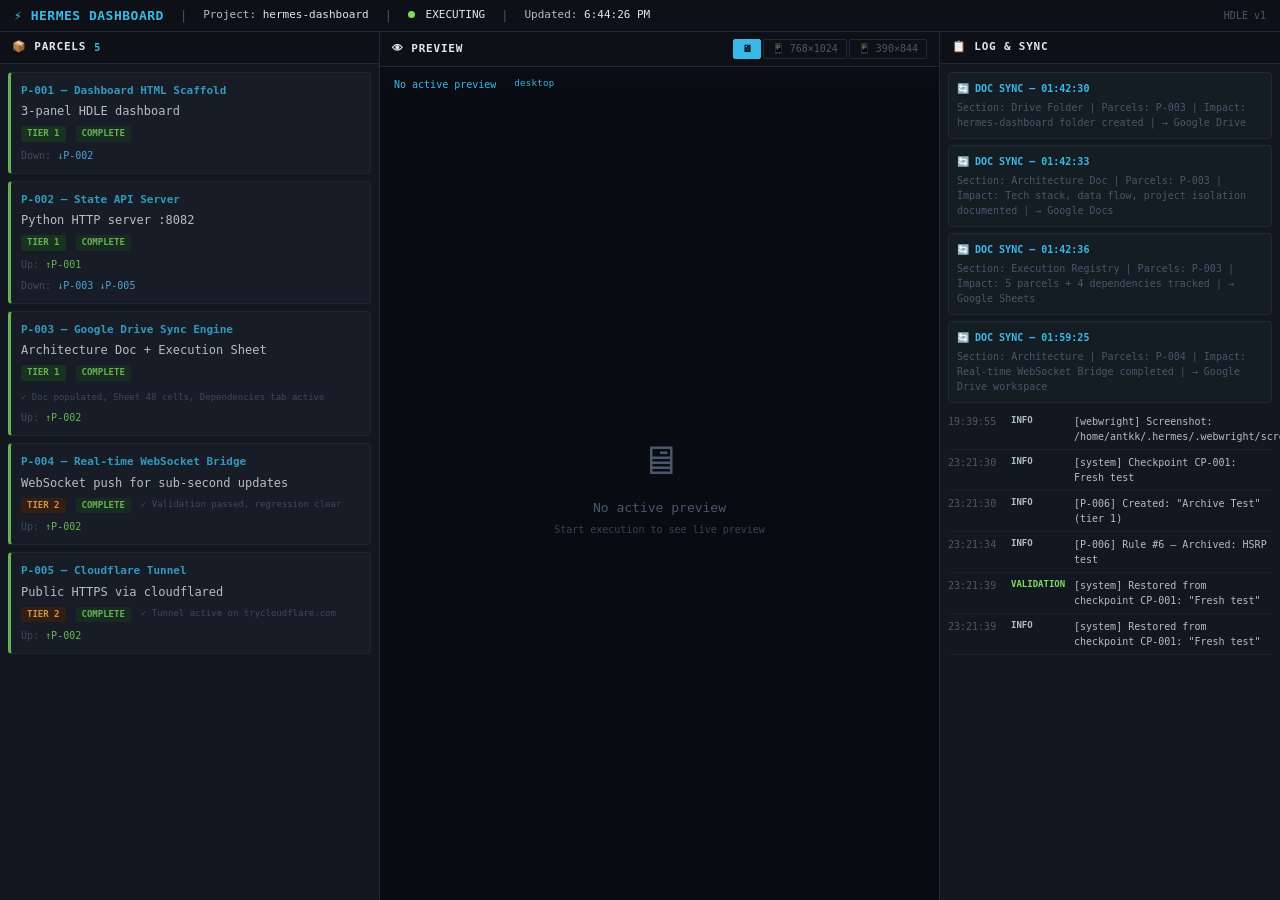
<file: hdle_dashboard/index.html>
<!DOCTYPE html>
<html lang="en">
<head>
<meta charset="UTF-8">
<meta name="viewport" content="width=device-width, initial-scale=1.0, user-scalable=no">
<title>Hermes Dashboard — HDLE v1</title>
<style>
:root {
  --bg: #0a0e14;
  --panel-bg: #131820;
  --border: #1e2a3a;
  --text: #b0bec5;
  --text-bright: #e0e6ed;
  --accent: #39bae6;
  --green: #7fd962;
  --red: #f26d78;
  --yellow: #ffb454;
  --blue: #59c2ff;
  --purple: #d2a6ff;
  --gray: #4c566a;
  --header-h: 32px;
  --font: 'SF Mono', 'Fira Code', 'Consolas', monospace;
  --nav-h: 48px;
}
* { margin:0; padding:0; box-sizing:border-box; }
body {
  background: var(--bg);
  color: var(--text);
  font-family: var(--font);
  font-size: 12px;
  line-height: 1.5;
  overflow: hidden;
  height: 100vh;
}

/* ── TOP BAR ── */
#topbar {
  height: var(--header-h);
  background: #0d1117;
  border-bottom: 1px solid var(--border);
  display: flex;
  align-items: center;
  padding: 0 14px;
  gap: 16px;
  flex-shrink: 0;
}
#topbar .logo { color: var(--accent); font-weight: 700; font-size: 13px; letter-spacing: 0.5px; }
#topbar .sep { color: var(--gray); }
#topbar .meta { color: var(--text); font-size: 11px; }
#topbar .meta span { color: var(--text-bright); }
#topbar .status-dot { width: 7px; height: 7px; border-radius: 50%; display: inline-block; margin-right: 4px; }
#topbar .status-dot.live { background: var(--green); animation: pulse 2s infinite; }
@keyframes pulse { 0%,100%{opacity:1} 50%{opacity:0.3} }

/* ── MAIN LAYOUT (Desktop) ── */
#main {
  display: flex;
  height: calc(100vh - var(--header-h));
  gap: 0;
}
.panel {
  background: var(--panel-bg);
  border-right: 1px solid var(--border);
  display: flex;
  flex-direction: column;
  overflow: hidden;
}
.panel:last-child { border-right: none; }
#panel-left  { width: 380px; flex-shrink: 0; }
#panel-center { flex: 1; }
#panel-right { width: 340px; flex-shrink: 0; }

/* ── PANEL HEADER ── */
.panel-header {
  padding: 7px 12px;
  background: #0d1117;
  border-bottom: 1px solid var(--border);
  font-size: 11px;
  font-weight: 600;
  color: var(--text-bright);
  text-transform: uppercase;
  letter-spacing: 0.8px;
  display: flex;
  align-items: center;
  gap: 8px;
  flex-shrink: 0;
}
.panel-header .count { color: var(--accent); font-size: 10px; }

/* ── PANEL CONTENT ── */
.panel-content {
  flex: 1;
  overflow-y: auto;
  padding: 8px;
}

/* ── PARCEL CARD ── */
.parcel-card {
  background: #181e28;
  border: 1px solid var(--border);
  border-radius: 4px;
  padding: 10px;
  margin-bottom: 7px;
  transition: border-color 0.2s;
  position: relative;
}
.parcel-card:hover { border-color: #2a3a50; }
.parcel-card.blocked { border-left: 3px solid var(--red); }
.parcel-card.executing { border-left: 3px solid var(--blue); animation: exec-glow 2s infinite; }
.parcel-card.complete { border-left: 3px solid var(--green); opacity: 0.8; }
.parcel-card.failed { border-left: 3px solid var(--red); background: #1a1018; }
.parcel-card.escalated { border-left: 3px solid var(--purple); background: #1a1020; animation: escalate-pulse 2s infinite; }
@keyframes escalate-pulse { 0%,100%{border-color:var(--purple);box-shadow:inset 2px 0 6px rgba(210,166,255,0.15)} 50%{border-color:#6a3a9a;box-shadow:inset 2px 0 6px rgba(210,166,255,0.3)} }
@keyframes exec-glow { 0%,100%{border-color:var(--blue)} 50%{border-color:#1a3a5a} }

.parcel-id { color: var(--accent); font-weight: 600; font-size: 11px; }
.parcel-title { color: var(--text-bright); margin: 3px 0; font-size: 12px; }
.parcel-meta { display: flex; gap: 10px; flex-wrap: wrap; margin-top: 6px; font-size: 10px; }
.parcel-meta .tag { padding: 1px 6px; border-radius: 3px; font-size: 9px; font-weight: 600; text-transform: uppercase; }
.tag-tier1 { background: #1a3a20; color: var(--green); }
.tag-tier2 { background: #3a2010; color: var(--yellow); }
.tag-ready { background: #1a2a3a; color: var(--blue); }
.tag-exec { background: #2a1a40; color: var(--purple); }
.tag-complete { background: #1a3020; color: var(--green); }
.tag-blocked { background: #301018; color: var(--red); }
.tag-failed { background: #301018; color: var(--red); }

.dep-list { margin-top: 6px; font-size: 10px; color: var(--gray); }
.dep-list .dep-up { color: var(--yellow); }
.dep-list .dep-down { color: var(--blue); }
.dep-list .dep-ok { color: var(--green); }
.dep-list .dep-missing { color: var(--red); text-decoration: line-through; }

.blocker-reason {
  margin-top: 5px;
  padding: 4px 7px;
  background: #201018;
  border-radius: 3px;
  font-size: 10px;
  color: var(--red);
}

/* ── CENTER: LIVE PREVIEW ── */
#preview-container {
  flex: 1;
  display: flex;
  align-items: center;
  justify-content: center;
  background: #080c12;
  position: relative;
}
#preview-frame {
  width: 100%;
  height: 100%;
  border: none;
  background: #fff;
}
#preview-placeholder {
  color: var(--gray);
  font-size: 13px;
  text-align: center;
}
#preview-placeholder .icon { font-size: 40px; margin-bottom: 8px; }
#preview-overlay {
  position: absolute; top:0; left:0; right:0;
  padding: 10px 14px;
  background: linear-gradient(180deg, rgba(10,14,20,0.95), transparent);
  display: flex; gap: 14px; font-size: 10px; color: var(--text);
  pointer-events: none;
  z-index: 5;
}
#preview-overlay span { color: var(--accent); }

/* ── VIEWPORT TOGGLE ── */
.viewport-group {
  display: flex;
  gap: 2px;
  margin-left: auto;
}
.viewport-btn {
  background: transparent;
  border: 1px solid var(--border);
  color: var(--gray);
  font-size: 10px;
  padding: 2px 8px;
  cursor: pointer;
  font-family: var(--font);
  transition: all 0.15s;
  border-radius: 2px;
  line-height: 1.4;
}
.viewport-btn:hover {
  color: var(--text-bright);
  border-color: #3a4a5a;
}
.viewport-btn.active {
  background: var(--accent);
  color: #0a0e14;
  border-color: var(--accent);
  font-weight: 600;
}

/* ── DEVICE FRAME ── */
.device-frame {
  display: flex;
  align-items: center;
  justify-content: center;
  transition: all 0.3s ease;
  position: relative;
}
.device-frame.desktop-view {
  width: 100%;
  height: 100%;
}
.device-frame.tablet-view,
.device-frame.mobile-view {
  background: #0d1117;
  border: 1px solid #1e2a3a;
  border-radius: 12px;
  padding: 8px;
  box-shadow: 0 8px 32px rgba(0,0,0,0.4);
  overflow: hidden;
  max-width: 100%;
  max-height: 100%;
}
.device-frame.tablet-view { width: 768px; height: 1024px; }
.device-frame.mobile-view {
  width: 390px; height: 844px;
  border-radius: 24px;
  padding: 6px;
}
.device-frame .device-notch { display: none; }
.device-frame.mobile-view .device-notch {
  display: block;
  position: absolute;
  top: 0;
  left: 50%;
  transform: translateX(-50%);
  width: 120px;
  height: 18px;
  background: #0d1117;
  border-radius: 0 0 12px 12px;
  z-index: 10;
}
.device-frame.mobile-view .device-notch::after {
  content: '';
  display: block;
  width: 8px;
  height: 8px;
  background: #1a2a3a;
  border-radius: 50%;
  margin: 5px auto 0;
}

.vp-dim { font-size: 9px; color: var(--gray); margin-left: 4px; letter-spacing: 0.3px; }

/* ── RIGHT: LOG & SYNC ── */
.log-entry {
  padding: 5px 0;
  border-bottom: 1px solid #1a1e28;
  font-size: 10px;
  display: flex;
  gap: 8px;
}
.log-time { color: var(--gray); white-space: nowrap; min-width: 55px; }
.log-type { font-weight: 600; min-width: 55px; text-transform: uppercase; font-size: 9px; }
.log-type.val { color: var(--green); }
.log-type.sync { color: var(--accent); }
.log-type.err { color: var(--red); }
.log-type.info { color: var(--text); }
.log-msg { color: var(--text); flex: 1; }

.sync-block {
  background: #141c24;
  border: 1px solid var(--border);
  border-radius: 4px;
  padding: 8px;
  margin-bottom: 6px;
  font-size: 10px;
}
.sync-block .sync-header { color: var(--accent); margin-bottom: 4px; font-weight: 600; }
.sync-block .sync-detail { color: var(--gray); }

/* ── SCROLLBAR ── */
::-webkit-scrollbar { width: 5px; }
::-webkit-scrollbar-track { background: transparent; }
::-webkit-scrollbar-thumb { background: #2a3040; border-radius: 3px; }

/* ── DESKTOP RESPONSIVE ── */
@media (max-width: 900px) and (min-width: 768px) {
  #panel-right { display: none; }
  #panel-left { width: 320px; }
}

/* ════════════════════════════════════════════════════════════
   MOBILE LAYOUT (< 768px)
   ════════════════════════════════════════════════════════════ */
@media (max-width: 767px) {
  body { overflow: hidden; font-size: 11px; }
  :root { --header-h: 28px; --nav-h: 44px; }

  /* Mobile single-viewport layout */
  #main.mobile-active {
    display: block;
    height: calc(100vh - var(--header-h) - var(--nav-h));
    position: relative;
    overflow: hidden;
  }

  /* All 3 panels stack as full-screen slides */
  #main.mobile-active .panel {
    position: absolute;
    top: 0; left: 0; right: 0; bottom: 0;
    width: 100% !important;
    border-right: none;
    display: flex;
    flex-direction: column;
    overflow: hidden;
    transition: transform 0.35s cubic-bezier(0.4, 0, 0.2, 1), opacity 0.35s ease;
    will-change: transform, opacity;
  }

  /* Slide animation */
  #main.mobile-active .panel.slide-enter {
    transform: translateX(30px);
    opacity: 0;
  }
  #main.mobile-active .panel.slide-active {
    transform: translateX(0);
    opacity: 1;
  }
  #main.mobile-active .panel.slide-exit {
    transform: translateX(-30px);
    opacity: 0;
  }

  /* Only active panel is shown */
  #main.mobile-active .panel {
    transform: translateX(30px);
    opacity: 0;
    pointer-events: none;
  }
  #main.mobile-active .panel.active {
    transform: translateX(0);
    opacity: 1;
    pointer-events: auto;
  }

  /* Panel headers — more compact */
  #main.mobile-active .panel-header {
    padding: 6px 10px;
    font-size: 10px;
  }

  /* Mobile bottom nav */
  #mobile-nav {
    display: flex !important;
    position: fixed;
    bottom: 0; left: 0; right: 0;
    height: var(--nav-h);
    background: #0d1117;
    border-top: 1px solid var(--border);
    z-index: 1000;
    align-items: center;
    justify-content: space-around;
  }
  .m-nav-btn {
    background: none;
    border: none;
    color: var(--gray);
    font-family: var(--font);
    font-size: 9px;
    padding: 4px 0;
    cursor: pointer;
    display: flex;
    flex-direction: column;
    align-items: center;
    gap: 1px;
    flex: 1;
    transition: color 0.15s;
    -webkit-tap-highlight-color: transparent;
  }
  .m-nav-btn .m-icon { font-size: 16px; }
  .m-nav-btn .m-label { text-transform: uppercase; letter-spacing: 0.5px; }
  .m-nav-btn.active { color: var(--accent); }
  .m-nav-btn.active .m-icon { filter: brightness(1.4); }

  /* Preview in mobile mode — full screen */
  #main.mobile-active #panel-center .panel-content {
    padding: 0;
  }
  #main.mobile-active #preview-container {
    border-radius: 0;
    min-height: 100%;
  }

  /* In mobile: scale device frames to fit */
  #main.mobile-active .device-frame.tablet-view {
    width: 100%;
    height: auto;
    max-width: 450px;
    aspect-ratio: 768/1024;
    padding: 6px;
  }
  #main.mobile-active .device-frame.mobile-view {
    width: 100%;
    height: auto;
    max-width: 220px;
    aspect-ratio: 390/844;
    padding: 4px;
    border-radius: 16px;
  }
  #main.mobile-active .device-frame.mobile-view .device-notch {
    width: 70px;
    height: 14px;
    border-radius: 0 0 8px 8px;
  }
  #main.mobile-active .device-frame.mobile-view .device-notch::after {
    width: 6px;
    height: 6px;
    margin: 4px auto 0;
  }

  /* Parcel cards in mobile */
  #main.mobile-active .parcel-card {
    padding: 8px;
    margin-bottom: 6px;
  }

  /* Viewport buttons in mobile — centered below preview */
  #main.mobile-active .viewport-group {
    margin: 0 auto;
    justify-content: center;
    padding: 4px 0;
  }

  /* Topbar compact */
  #topbar {
    height: var(--header-h);
    padding: 0 8px;
    gap: 6px;
  }
  #topbar .logo { font-size: 11px; }
  #topbar .sep { display: none; }
  #topbar .meta { font-size: 9px; }
  #topbar .meta:nth-child(n+4):not(:last-child) { display: none; }

  /* Parcel count badge */
  .parcel-count-badge {
    display: inline-flex;
    align-items: center;
    justify-content: center;
    background: var(--accent);
    color: #0a0e14;
    font-size: 8px;
    font-weight: 700;
    min-width: 14px;
    height: 14px;
    border-radius: 7px;
    padding: 0 4px;
  }

  /* Log entries more compact */
  .sync-block { padding: 6px; }
  .log-entry { padding: 3px 0; }
}

/* ════════════════════════════════════════════════════════════
   ORIENTATION: LANDSCAPE on mobile
   ════════════════════════════════════════════════════════════ */
@media (max-width: 767px) and (orientation: landscape) {
  #main.mobile-active .panel.active {
    /* In landscape, panels take less vertical space since navbar + topbar eat it */
    font-size: 10px;
  }
  #main.mobile-active .parcel-card { padding: 5px 8px; margin-bottom: 4px; }
  .parcel-title { font-size: 10px; }
  .parcel-meta { gap: 6px; }
}

/* Hide mobile nav on desktop */
#mobile-nav { display: none; }

/* ── TOUCH / SAFE AREA ── */
@supports (padding-bottom: env(safe-area-inset-bottom)) {
  #mobile-nav { padding-bottom: env(safe-area-inset-bottom); }
}
</style>
</head>
<body>

<!-- ═══ TOP BAR ═══ -->
<div id="topbar">
  <span class="logo">⚡ HERMES DASHBOARD</span>
  <span class="sep">|</span>
  <span class="meta">Project: <span id="tb-project">loading…</span></span>
  <span class="sep">|</span>
  <span class="meta"><span class="status-dot live"></span> <span id="tb-status">LIVE</span></span>
  <span class="sep">|</span>
  <span class="meta">Updated: <span id="tb-time">—</span></span>
  <span style="margin-left:auto; font-size:10px; color:var(--gray)">HDLE v1</span>
</div>

<!-- ═══ MAIN LAYOUT ═══ -->
<div id="main">

  <!-- LEFT: PARCEL QUEUE -->
  <div class="panel active" id="panel-left">
    <div class="panel-header">
      📦 PARCELS <span class="count" id="parcel-count">0</span>
    </div>
    <div class="panel-content" id="parcel-list">
      <div style="color:var(--gray);text-align:center;padding:20px">Waiting for execution data…</div>
    </div>
  </div>

  <!-- CENTER: LIVE PREVIEW -->
  <div class="panel" id="panel-center">
    <div class="panel-header">
      👁 PREVIEW
      <div class="viewport-group" id="vp-group">
        <button class="viewport-btn active" data-vp="desktop" onclick="setViewport('desktop')">🖥</button>
        <button class="viewport-btn" data-vp="tablet" onclick="setViewport('tablet')">📱 768×1024</button>
        <button class="viewport-btn" data-vp="mobile" onclick="setViewport('mobile')">📱 390×844</button>
      </div>
    </div>
    <div id="preview-container">
      <div id="preview-overlay">
        <span id="pv-parcel">—</span>
        <span id="pv-viewport" class="vp-dim">desktop</span>
      </div>
      <div id="preview-placeholder">
        <div class="icon">🖥</div>
        <div>No active preview</div>
        <div style="font-size:10px;color:#3a4050;margin-top:4px">Start execution to see live preview</div>
      </div>
      <div id="device-frame" class="device-frame desktop-view">
        <div class="device-notch"></div>
        <iframe id="preview-frame" style="display:none"></iframe>
      </div>
    </div>
  </div>

  <!-- RIGHT: LOGS & SYNC -->
  <div class="panel" id="panel-right">
    <div class="panel-header">
      📋 LOG & SYNC
    </div>
    <div class="panel-content" id="log-list">
      <div style="color:var(--gray);text-align:center;padding:20px">Waiting for execution events…</div>
    </div>
  </div>

</div>

<!-- ═══ MOBILE BOTTOM NAV ═══ -->
<div id="mobile-nav">
  <button class="m-nav-btn active" data-mview="parcels" onclick="switchMobileView('parcels')">
    <span class="m-icon">📦</span>
    <span class="m-label">Parcels</span>
  </button>
  <button class="m-nav-btn" data-mview="preview" onclick="switchMobileView('preview')">
    <span class="m-icon">👁</span>
    <span class="m-label">Preview</span>
  </button>
  <button class="m-nav-btn" data-mview="logs" onclick="switchMobileView('logs')">
    <span class="m-icon">📋</span>
    <span class="m-label">Logs</span>
  </button>
</div>

<script>
// ═══════════════════════════════════════════════════════════════
// HDLE v1 Dashboard Engine
// ═══════════════════════════════════════════════════════════════

const STATE_URL = new URL('state.json', window.location.href).href;
const REFRESH_MS = 3000;
let lastState = null;

// ── MOBILE DETECTION & LAYOUT ──
let isMobile = window.innerWidth < 768;
let currentMobileView = 'parcels';

function detectMobile() {
  isMobile = window.innerWidth < 768;
  const main = document.getElementById('main');
  main.classList.toggle('mobile-active', isMobile);
  // Always show parcels view on mobile by default
  if (isMobile) {
    switchMobileView('parcels', true);
  }
}

function switchMobileView(view, silent) {
  if (!isMobile) return;
  currentMobileView = view;
  const panels = {
    parcels: document.getElementById('panel-left'),
    preview: document.getElementById('panel-center'),
    logs: document.getElementById('panel-right'),
  };
  const navBtns = document.querySelectorAll('.m-nav-btn');

  // Slide transition: new panel slides in, old slides out
  Object.entries(panels).forEach(([key, el]) => {
    const wasActive = el.classList.contains('active');
    const becomeActive = key === view;
    el.classList.remove('slide-enter', 'slide-active', 'slide-exit');
    if (becomeActive) {
      if (!silent && !wasActive) {
        // Animate in: start from right, end at center
        el.classList.add('slide-enter');
        el.classList.add('active');
        // force reflow
        void el.offsetWidth;
        requestAnimationFrame(() => {
          el.classList.remove('slide-enter');
          el.classList.add('slide-active');
        });
      } else {
        el.classList.add('active');
        el.classList.add('slide-active');
      }
    } else {
      if (!silent && wasActive) {
        // Animate out
        el.classList.remove('slide-active');
        el.classList.add('slide-exit');
        setTimeout(() => {
          el.classList.remove('active', 'slide-exit');
        }, 350);
      } else {
        el.classList.remove('active', 'slide-enter', 'slide-active', 'slide-exit');
      }
    }
  });

  // Update nav buttons
  navBtns.forEach(btn => {
    btn.classList.toggle('active', btn.dataset.mview === view);
  });
}

// Listen for resize/orientation change
let resizeTimeout;
window.addEventListener('resize', () => {
  clearTimeout(resizeTimeout);
  resizeTimeout = setTimeout(() => {
    const wasMobile = isMobile;
    detectMobile();
    // If going from mobile to desktop, reset panel visibility
    if (wasMobile && !isMobile) {
      document.querySelectorAll('.panel').forEach(el => {
        el.classList.remove('active');
      });
      document.getElementById('panel-left').classList.add('active');
    }
  }, 200);
});

// ── STATE FETCHING ──
async function fetchState() {
  try {
    const resp = await fetch(STATE_URL + '?t=' + Date.now());
    if (!resp.ok) throw new Error('state fetch failed');
    return await resp.json();
  } catch(e) {
    console.warn('State fetch error:', e.message);
    return lastState;
  }
}

function render(state) {
  if (!state) return;
  lastState = state;

  document.getElementById('tb-project').textContent = state.project || '—';
  document.getElementById('tb-status').textContent = state.status || 'LIVE';
  document.getElementById('tb-time').textContent = new Date().toLocaleTimeString();

  renderParcels(state.parcels || []);
  renderPreview(state);
  renderLogs(state.logs || [], state.sync_events || []);

  // Re-apply mobile nav badge on mobile parcel count
  if (isMobile) {
    const count = (state.parcels || []).length;
    const navBtn = document.querySelector('[data-mview="parcels"]');
    const label = navBtn ? navBtn.querySelector('.m-label') : null;
    if (label) {
      label.textContent = 'Parcels' + (count > 0 ? ' [' + count + ']' : '');
    }
  }
}

// ── PARCEL RENDERING ──
function renderParcels(parcels) {
  const el = document.getElementById('parcel-list');
  document.getElementById('parcel-count').textContent = parcels.length;

  if (!parcels.length) {
    el.innerHTML = '<div style="color:var(--gray);text-align:center;padding:20px">No parcels in queue</div>';
    return;
  }

  el.innerHTML = parcels.map(p => {
    const statusClass = statusToClass(p.status);
    const blocked = p.status === 'BLOCKED' || p.status === 'FAILED';
    const exec = p.status === 'IN EXECUTION';
    const done = p.status === 'COMPLETE';
    const esc = p.status === 'ESCALATED';

    let cardClass = 'parcel-card';
    if (blocked) cardClass += ' blocked';
    if (exec) cardClass += ' executing';
    if (done) cardClass += ' complete';
    if (p.status === 'FAILED') cardClass += ' failed';
    if (esc) cardClass += ' escalated';

    const deps = renderDeps(p);
    const blocker = p.blocker_reason ? `<div class="blocker-reason">⛔ ${p.blocker_reason}</div>` : '';

    return `
      <div class="${cardClass}">
        <div class="parcel-id">${p.id} — ${p.title}</div>
        ${p.description ? `<div class="parcel-title">${p.description}</div>` : ''}
        <div class="parcel-meta">
          <span class="tag tag-tier${p.tier || 1}">TIER ${p.tier || 1}</span>
          <span class="tag tag-${statusClass}">${p.status}</span>
          ${p.validation ? `<span style="color:var(--gray);font-size:9px">✓ ${p.validation}</span>` : ''}
          ${p.risk ? `<span style="color:var(--yellow);font-size:9px">⚠ risk:${p.risk}</span>` : ''}
        </div>
        ${deps}
        ${blocker}
      </div>`;
  }).join('');
}

function statusToClass(s) {
  const map = {
    'BACKLOG':'blocked','ANALYZED':'tier2','PARCELIZED':'tier2',
    'DEPENDENCY VERIFIED':'tier2','READY':'ready','IN EXECUTION':'exec',
    'VALIDATION':'exec','SYNCING DOCS':'exec','COMPLETE':'complete',
    'BLOCKED':'blocked','FAILED':'failed','REGRESSION WARNING':'failed',
    'ESCALATED':'blocked'
  };
  return map[s] || 'tier1';
}

function renderDeps(p) {
  let html = '';
  if (p.upstream && p.upstream.length) {
    const items = p.upstream.map(d => {
      const cls = d.status === 'COMPLETE' ? 'dep-ok' : (d.status === 'FAILED' ? 'dep-missing' : 'dep-up');
      return `<span class="${cls}">↑${d.id}</span>`;
    }).join(' ');
    html += `<div class="dep-list">Up: ${items}</div>`;
  }
  if (p.downstream && p.downstream.length) {
    const items = p.downstream.map(d => `<span class="dep-down">↓${d.id}</span>`).join(' ');
    html += `<div class="dep-list">Down: ${items}</div>`;
  }
  return html;
}

// ── PREVIEW ──
const VIEWPORTS = {
  desktop: { w: 0, h: 0, cls: 'desktop-view', label: 'desktop' },
  tablet:  { w: 768, h: 1024, cls: 'tablet-view', label: 'tablet 768×1024' },
  mobile:  { w: 390, h: 844, cls: 'mobile-view', label: 'mobile 390×844' },
};
let currentViewport = 'desktop';

function setViewport(name) {
  currentViewport = name;
  const vp = VIEWPORTS[name];
  if (!vp) return;

  document.querySelectorAll('.viewport-btn').forEach(btn => {
    btn.classList.toggle('active', btn.dataset.vp === name);
  });

  const frame = document.getElementById('device-frame');
  Object.keys(VIEWPORTS).forEach(k => frame.classList.remove(VIEWPORTS[k].cls));
  frame.classList.add(vp.cls);

  document.getElementById('pv-viewport').textContent = vp.label;

  const inner = document.getElementById('preview-frame');
  if (name === 'desktop') {
    inner.style.width = '';
    inner.style.height = '';
  } else {
    // For mobile sreen the device frame scales with viewport, so let CSS handle it
    if (isMobile) {
      inner.style.width = '100%';
      inner.style.height = '100%';
    } else {
      const padding = name === 'mobile' ? 12 : 16;
      inner.style.width = vp.w - padding + 'px';
      inner.style.height = vp.h - padding - (name === 'mobile' ? 18 : 0) + 'px';
    }
  }
}

function renderPreview(state) {
  const frame = document.getElementById('preview-frame');
  const placeholder = document.getElementById('preview-placeholder');
  const deviceFrame = document.getElementById('device-frame');
  const pvParcel = document.getElementById('pv-parcel');

  if (state.preview_url) {
    placeholder.style.display = 'none';
    deviceFrame.style.display = '';
    if (frame.src !== state.preview_url) {
      frame.src = state.preview_url;
    }
    pvParcel.textContent = state.active_parcel || 'Preview active';
    setViewport(currentViewport);
  } else {
    placeholder.style.display = 'block';
    deviceFrame.style.display = 'none';
    pvParcel.textContent = 'No active preview';
  }
}

// ── LOGS & SYNC ──
function renderLogs(logs, syncEvents) {
  const el = document.getElementById('log-list');
  const items = [];

  for (const se of syncEvents.slice(-5)) {
    items.push(`
      <div class="sync-block">
        <div class="sync-header">🔄 DOC SYNC — ${se.timestamp || '—'}</div>
        <div class="sync-detail">
          ${se.section ? 'Section: ' + se.section : ''}
          ${se.parcels ? ' | Parcels: ' + se.parcels : ''}
          ${se.impact ? ' | Impact: ' + se.impact : ''}
          ${se.target ? ' | → ' + se.target : ''}
        </div>
      </div>`);
  }

  for (const l of logs.slice(-20)) {
    const typeClass = l.type === 'validation' ? 'val' :
                      l.type === 'sync' ? 'sync' :
                      l.type === 'error' ? 'err' : 'info';
    items.push(`
      <div class="log-entry">
        <span class="log-time">${l.time || '—'}</span>
        <span class="log-type ${typeClass}">${l.type || 'INFO'}</span>
        <span class="log-msg">${l.msg || ''}</span>
      </div>`);
  }

  el.innerHTML = items.length ? items.join('') :
    '<div style="color:var(--gray);text-align:center;padding:20px">No events yet</div>';
}

// ── POLLING LOOP ──
async function poll() {
  const state = await fetchState();
  render(state);
  setTimeout(poll, REFRESH_MS);
}

// ── INIT ──
// Detect mobile on load
detectMobile();

// Handle orientation change
if (screen && screen.orientation) {
  screen.orientation.addEventListener('change', () => {
    setTimeout(detectMobile, 300);
  });
}

poll();
</script>
</body>
</html>
</file>
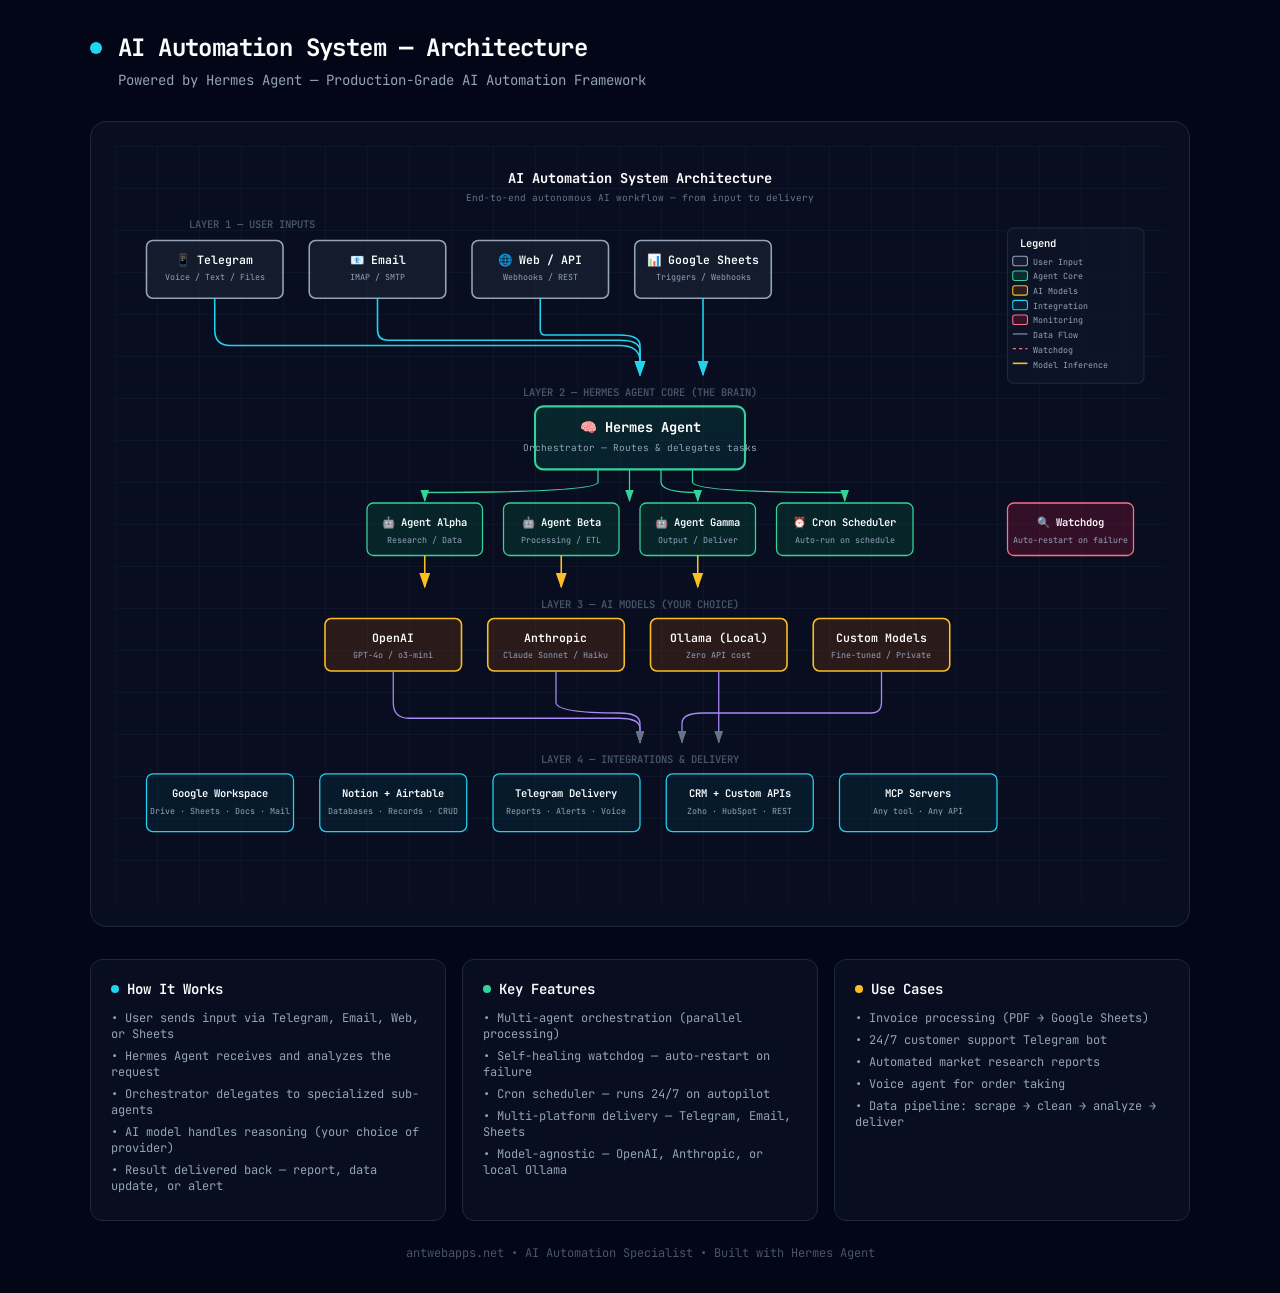
<file: ai-automation-architecture.html>
<!DOCTYPE html>
<html lang="en">
<head>
  <meta charset="UTF-8">
  <meta name="viewport" content="width=device-width, initial-scale=1.0">
  <title>AI Automation System — Architecture Diagram</title>
  <link href="https://fonts.googleapis.com/css2?family=JetBrains+Mono:wght@400;500;600;700&display=swap" rel="stylesheet">
  <style>
    *{margin:0;padding:0;box-sizing:border-box}
    body{
      font-family:'JetBrains Mono',monospace;
      background:#020617;
      min-height:100vh;
      padding:2rem;
      color:white;
    }
    .container{max-width:1100px;margin:0 auto}
    .header{margin-bottom:2rem}
    .header-row{display:flex;align-items:center;gap:1rem;margin-bottom:.5rem}
    .pulse-dot{width:12px;height:12px;background:#22d3ee;border-radius:50%;animation:pulse 2s infinite}
    @keyframes pulse{0%,100%{opacity:1}50%{opacity:.5}}
    h1{font-size:1.5rem;font-weight:700;letter-spacing:-.025em}
    .subtitle{color:#94a3b8;font-size:.875rem;margin-left:1.75rem}
    .diagram-container{
      background:rgba(15,23,42,.5);
      border-radius:1rem;
      border:1px solid #1e293b;
      padding:1.5rem;
      overflow-x:auto;
    }
    svg{width:100%;min-width:950px;display:block}
    .cards{
      display:grid;
      grid-template-columns:repeat(auto-fit,minmax(280px,1fr));
      gap:1rem;
      margin-top:2rem;
    }
    .card{
      background:rgba(15,23,42,.5);
      border-radius:.75rem;
      border:1px solid #1e293b;
      padding:1.25rem;
    }
    .card-header{display:flex;align-items:center;gap:.5rem;margin-bottom:.75rem}
    .card-dot{width:8px;height:8px;border-radius:50%}
    .card-dot.cyan{background:#22d3ee}
    .card-dot.emerald{background:#34d399}
    .card-dot.violet{background:#a78bfa}
    .card-dot.amber{background:#fbbf24}
    .card-dot.rose{background:#fb7185}
    .card h3{font-size:.875rem;font-weight:600}
    .card ul{list-style:none;color:#94a3b8;font-size:.75rem}
    .card li{margin-bottom:.375rem}
    .footer{text-align:center;margin-top:1.5rem;color:#475569;font-size:.75rem}
  </style>
</head>
<body>
  <div class="container">
    <div class="header">
      <div class="header-row">
        <div class="pulse-dot"></div>
        <h1>AI Automation System — Architecture</h1>
      </div>
      <p class="subtitle">Powered by Hermes Agent — Production-Grade AI Automation Framework</p>
    </div>

    <div class="diagram-container">
      <svg viewBox="0 0 1000 720">
        <defs>
          <marker id="arrow" markerWidth="10" markerHeight="7" refX="9" refY="3.5" orient="auto">
            <polygon points="0 0, 10 3.5, 0 7" fill="#64748b"/>
          </marker>
          <marker id="arrow-cyan" markerWidth="10" markerHeight="7" refX="9" refY="3.5" orient="auto">
            <polygon points="0 0, 10 3.5, 0 7" fill="#22d3ee"/>
          </marker>
          <marker id="arrow-green" markerWidth="10" markerHeight="7" refX="9" refY="3.5" orient="auto">
            <polygon points="0 0, 10 3.5, 0 7" fill="#34d399"/>
          </marker>
          <marker id="arrow-amber" markerWidth="10" markerHeight="7" refX="9" refY="3.5" orient="auto">
            <polygon points="0 0, 10 3.5, 0 7" fill="#fbbf24"/>
          </marker>
          <marker id="arrow-rose" markerWidth="10" markerHeight="7" refX="9" refY="3.5" orient="auto">
            <polygon points="0 0, 10 3.5, 0 7" fill="#fb7185"/>
          </marker>
          <pattern id="grid" width="40" height="40" patternUnits="userSpaceOnUse">
            <path d="M 40 0 L 0 0 0 40" fill="none" stroke="#1e293b" stroke-width=".5"/>
          </pattern>
          <linearGradient id="core-grad" x1="0%" y1="0%" x2="100%" y2="100%">
            <stop offset="0%" style="stop-color:rgba(6,78,59,.4)"/>
            <stop offset="100%" style="stop-color:rgba(8,51,68,.4)"/>
          </linearGradient>
        </defs>

        <rect width="100%" height="100%" fill="url(#grid)"/>

        <!-- Title in diagram -->
        <text x="500" y="35" fill="white" font-size="13" font-weight="700" text-anchor="middle">AI Automation System Architecture</text>
        <text x="500" y="52" fill="#64748b" font-size="9" text-anchor="middle">End-to-end autonomous AI workflow — from input to delivery</text>

        <!-- ════════════════════════════════════ -->
        <!-- LAYER 1: USER INPUTS (External)     -->
        <!-- ════════════════════════════════════ -->

        <!-- Background label -->
        <text x="130" y="78" fill="#475569" font-size="10" font-weight="600" text-anchor="middle">LAYER 1 — USER INPUTS</text>

        <!-- Telegram -->
        <rect x="30" y="90" width="130" height="55" rx="6" fill="rgba(30,41,59,.5)" stroke="#94a3b8" stroke-width="1.5"/>
        <text x="95" y="112" fill="white" font-size="11" font-weight="600" text-anchor="middle">📱 Telegram</text>
        <text x="95" y="128" fill="#94a3b8" font-size="8" text-anchor="middle">Voice / Text / Files</text>

        <!-- Email -->
        <rect x="185" y="90" width="130" height="55" rx="6" fill="rgba(30,41,59,.5)" stroke="#94a3b8" stroke-width="1.5"/>
        <text x="250" y="112" fill="white" font-size="11" font-weight="600" text-anchor="middle">📧 Email</text>
        <text x="250" y="128" fill="#94a3b8" font-size="8" text-anchor="middle">IMAP / SMTP</text>

        <!-- Web / API -->
        <rect x="340" y="90" width="130" height="55" rx="6" fill="rgba(30,41,59,.5)" stroke="#94a3b8" stroke-width="1.5"/>
        <text x="405" y="112" fill="white" font-size="11" font-weight="600" text-anchor="middle">🌐 Web / API</text>
        <text x="405" y="128" fill="#94a3b8" font-size="8" text-anchor="middle">Webhooks / REST</text>

        <!-- Google Sheets -->
        <rect x="495" y="90" width="130" height="55" rx="6" fill="rgba(30,41,59,.5)" stroke="#94a3b8" stroke-width="1.5"/>
        <text x="560" y="112" fill="white" font-size="11" font-weight="600" text-anchor="middle">📊 Google Sheets</text>
        <text x="560" y="128" fill="#94a3b8" font-size="8" text-anchor="middle">Triggers / Webhooks</text>

        <!-- ════════════════════════════════════ -->
        <!-- ARROWS: Inputs → Hermes Agent       -->
        <!-- ════════════════════════════════════ -->

        <path d="M 95 145 L 95 175 Q 95 190 110 190 L 480 190 Q 500 190 500 205 L 500 218" fill="none" stroke="#22d3ee" stroke-width="1.5" marker-end="url(#arrow-cyan)"/>
        <path d="M 250 145 L 250 175 Q 250 185 260 185 L 480 185 Q 500 185 500 195 L 500 218" fill="none" stroke="#22d3ee" stroke-width="1.5" marker-end="url(#arrow-cyan)"/>
        <path d="M 405 145 L 405 175 Q 405 180 410 180 L 480 180 Q 500 180 500 190 L 500 218" fill="none" stroke="#22d3ee" stroke-width="1.5" marker-end="url(#arrow-cyan)"/>
        <path d="M 560 145 L 560 218" fill="none" stroke="#22d3ee" stroke-width="1.5" marker-end="url(#arrow-cyan)"/>

        <!-- ════════════════════════════════════ -->
        <!-- LAYER 2: HERMES AGENT CORE          -->
        <!-- ════════════════════════════════════ -->

        <text x="500" y="238" fill="#475569" font-size="10" font-weight="600" text-anchor="middle">LAYER 2 — HERMES AGENT CORE (THE BRAIN)</text>

        <!-- Orchestrator Agent -->
        <rect x="400" y="248" width="200" height="60" rx="8" fill="url(#core-grad)" stroke="#34d399" stroke-width="2"/>
        <text x="500" y="272" fill="white" font-size="13" font-weight="700" text-anchor="middle">🧠 Hermes Agent</text>
        <text x="500" y="290" fill="#94a3b8" font-size="9" text-anchor="middle">Orchestrator — Routes & delegates tasks</text>

        <!-- Sub-agents below orchestrator -->
        <rect x="240" y="340" width="110" height="50" rx="6" fill="rgba(6,78,59,.35)" stroke="#34d399" stroke-width="1.2"/>
        <text x="295" y="362" fill="white" font-size="10" font-weight="600" text-anchor="middle">🤖 Agent Alpha</text>
        <text x="295" y="378" fill="#94a3b8" font-size="8" text-anchor="middle">Research / Data</text>

        <rect x="370" y="340" width="110" height="50" rx="6" fill="rgba(6,78,59,.35)" stroke="#34d399" stroke-width="1.2"/>
        <text x="425" y="362" fill="white" font-size="10" font-weight="600" text-anchor="middle">🤖 Agent Beta</text>
        <text x="425" y="378" fill="#94a3b8" font-size="8" text-anchor="middle">Processing / ETL</text>

        <rect x="500" y="340" width="110" height="50" rx="6" fill="rgba(6,78,59,.35)" stroke="#34d399" stroke-width="1.2"/>
        <text x="555" y="362" fill="white" font-size="10" font-weight="600" text-anchor="middle">🤖 Agent Gamma</text>
        <text x="555" y="378" fill="#94a3b8" font-size="8" text-anchor="middle">Output / Deliver</text>

        <rect x="630" y="340" width="130" height="50" rx="6" fill="rgba(6,78,59,.35)" stroke="#34d399" stroke-width="1.2"/>
        <text x="695" y="362" fill="white" font-size="10" font-weight="600" text-anchor="middle">⏰ Cron Scheduler</text>
        <text x="695" y="378" fill="#94a3b8" font-size="8" text-anchor="middle">Auto-run on schedule</text>

        <!-- Arrows: orchestrator → sub-agents -->
        <path d="M 460 308 L 460 320 Q 460 330 295 330 L 295 338" fill="none" stroke="#34d399" stroke-width="1.2" marker-end="url(#arrow-green)"/>
        <path d="M 490 308 L 490 338" fill="none" stroke="#34d399" stroke-width="1.2" marker-end="url(#arrow-green)"/>
        <path d="M 520 308 L 520 320 Q 520 330 555 330 L 555 338" fill="none" stroke="#34d399" stroke-width="1.2" marker-end="url(#arrow-green)"/>
        <path d="M 550 308 L 550 320 Q 550 330 695 330 L 695 338" fill="none" stroke="#34d399" stroke-width="1.2" marker-end="url(#arrow-green)"/>

        <!-- Watchdog -->
        <rect x="850" y="340" width="120" height="50" rx="6" fill="rgba(136,19,55,.35)" stroke="#fb7185" stroke-width="1.2"/>
        <text x="910" y="362" fill="white" font-size="10" font-weight="600" text-anchor="middle">🔍 Watchdog</text>
        <text x="910" y="378" fill="#94a3b8" font-size="8" text-anchor="middle">Auto-restart on failure</text>

        <!-- ════════════════════════════════════ -->
        <!-- ARROWS: Agent → AI Models           -->
        <!-- ════════════════════════════════════ -->

        <path d="M 295 390 L 295 420" fill="none" stroke="#fbbf24" stroke-width="1.5" marker-end="url(#arrow-amber)"/>
        <path d="M 425 390 L 425 420" fill="none" stroke="#fbbf24" stroke-width="1.5" marker-end="url(#arrow-amber)"/>
        <path d="M 555 390 L 555 420" fill="none" stroke="#fbbf24" stroke-width="1.5" marker-end="url(#arrow-amber)"/>

        <!-- ════════════════════════════════════ -->
        <!-- LAYER 3: AI MODELS                   -->
        <!-- ════════════════════════════════════ -->

        <text x="500" y="440" fill="#475569" font-size="10" font-weight="600" text-anchor="middle">LAYER 3 — AI MODELS (YOUR CHOICE)</text>

        <rect x="200" y="450" width="130" height="50" rx="6" fill="rgba(120,53,15,.3)" stroke="#fbbf24" stroke-width="1.5"/>
        <text x="265" y="472" fill="white" font-size="11" font-weight="600" text-anchor="middle">OpenAI</text>
        <text x="265" y="488" fill="#94a3b8" font-size="8" text-anchor="middle">GPT-4o / o3-mini</text>

        <rect x="355" y="450" width="130" height="50" rx="6" fill="rgba(120,53,15,.3)" stroke="#fbbf24" stroke-width="1.5"/>
        <text x="420" y="472" fill="white" font-size="11" font-weight="600" text-anchor="middle">Anthropic</text>
        <text x="420" y="488" fill="#94a3b8" font-size="8" text-anchor="middle">Claude Sonnet / Haiku</text>

        <rect x="510" y="450" width="130" height="50" rx="6" fill="rgba(120,53,15,.3)" stroke="#fbbf24" stroke-width="1.5"/>
        <text x="575" y="472" fill="white" font-size="11" font-weight="600" text-anchor="middle">Ollama (Local)</text>
        <text x="575" y="488" fill="#94a3b8" font-size="8" text-anchor="middle">Zero API cost</text>

        <rect x="665" y="450" width="130" height="50" rx="6" fill="rgba(120,53,15,.3)" stroke="#fbbf24" stroke-width="1.5"/>
        <text x="730" y="472" fill="white" font-size="11" font-weight="600" text-anchor="middle">Custom Models</text>
        <text x="730" y="488" fill="#94a3b8" font-size="8" text-anchor="middle">Fine-tuned / Private</text>

        <!-- ════════════════════════════════════ -->
        <!-- ARROWS: AI Models → Integrations    -->
        <!-- ════════════════════════════════════ -->

        <path d="M 265 500 L 265 530 Q 265 545 280 545 L 480 545 Q 500 545 500 555 L 500 568" fill="none" stroke="#a78bfa" stroke-width="1.2" marker-end="url(#arrow)"/>
        <path d="M 420 500 L 420 530 Q 420 540 480 540 Q 500 540 500 550 L 500 568" fill="none" stroke="#a78bfa" stroke-width="1.2" marker-end="url(#arrow)"/>
        <path d="M 575 500 L 575 568" fill="none" stroke="#a78bfa" stroke-width="1.2" marker-end="url(#arrow)"/>
        <path d="M 730 500 L 730 530 Q 730 540 720 540 L 560 540 Q 540 540 540 550 L 540 568" fill="none" stroke="#a78bfa" stroke-width="1.2" marker-end="url(#arrow)"/>

        <!-- ════════════════════════════════════ -->
        <!-- LAYER 4: INTEGRATIONS / OUTPUT       -->
        <!-- ════════════════════════════════════ -->

        <text x="500" y="588" fill="#475569" font-size="10" font-weight="600" text-anchor="middle">LAYER 4 — INTEGRATIONS & DELIVERY</text>

        <!-- Google Workspace -->
        <rect x="30" y="598" width="140" height="55" rx="6" fill="rgba(8,51,68,.35)" stroke="#22d3ee" stroke-width="1.2"/>
        <text x="100" y="620" fill="white" font-size="10" font-weight="600" text-anchor="middle">Google Workspace</text>
        <text x="100" y="636" fill="#94a3b8" font-size="8" text-anchor="middle">Drive · Sheets · Docs · Mail</text>

        <!-- Notion + Airtable -->
        <rect x="195" y="598" width="140" height="55" rx="6" fill="rgba(8,51,68,.35)" stroke="#22d3ee" stroke-width="1.2"/>
        <text x="265" y="620" fill="white" font-size="10" font-weight="600" text-anchor="middle">Notion + Airtable</text>
        <text x="265" y="636" fill="#94a3b8" font-size="8" text-anchor="middle">Databases · Records · CRUD</text>

        <!-- Telegram Output -->
        <rect x="360" y="598" width="140" height="55" rx="6" fill="rgba(8,51,68,.35)" stroke="#22d3ee" stroke-width="1.2"/>
        <text x="430" y="620" fill="white" font-size="10" font-weight="600" text-anchor="middle">Telegram Delivery</text>
        <text x="430" y="636" fill="#94a3b8" font-size="8" text-anchor="middle">Reports · Alerts · Voice</text>

        <!-- CRM / Custom -->
        <rect x="525" y="598" width="140" height="55" rx="6" fill="rgba(8,51,68,.35)" stroke="#22d3ee" stroke-width="1.2"/>
        <text x="595" y="620" fill="white" font-size="10" font-weight="600" text-anchor="middle">CRM + Custom APIs</text>
        <text x="595" y="636" fill="#94a3b8" font-size="8" text-anchor="middle">Zoho · HubSpot · REST</text>

        <!-- MCP / Webhooks -->
        <rect x="690" y="598" width="150" height="55" rx="6" fill="rgba(8,51,68,.35)" stroke="#22d3ee" stroke-width="1.2"/>
        <text x="765" y="620" fill="white" font-size="10" font-weight="600" text-anchor="middle">MCP Servers</text>
        <text x="765" y="636" fill="#94a3b8" font-size="8" text-anchor="middle">Any tool · Any API</text>

        <!-- ════════════════════════════════════ -->
        <!-- LEGEND                               -->
        <!-- ════════════════════════════════════ -->

        <rect x="850" y="78" width="130" height="148" rx="6" fill="rgba(15,23,42,.6)" stroke="#1e293b" stroke-width="1"/>
        <text x="862" y="96" fill="white" font-size="10" font-weight="600">Legend</text>

        <rect x="855" y="105" width="14" height="9" rx="2" fill="rgba(30,41,59,.5)" stroke="#94a3b8" stroke-width="1"/>
        <text x="874" y="113" fill="#94a3b8" font-size="8">User Input</text>

        <rect x="855" y="119" width="14" height="9" rx="2" fill="rgba(6,78,59,.4)" stroke="#34d399" stroke-width="1"/>
        <text x="874" y="127" fill="#94a3b8" font-size="8">Agent Core</text>

        <rect x="855" y="133" width="14" height="9" rx="2" fill="rgba(120,53,15,.3)" stroke="#fbbf24" stroke-width="1"/>
        <text x="874" y="141" fill="#94a3b8" font-size="8">AI Models</text>

        <rect x="855" y="147" width="14" height="9" rx="2" fill="rgba(8,51,68,.35)" stroke="#22d3ee" stroke-width="1"/>
        <text x="874" y="155" fill="#94a3b8" font-size="8">Integration</text>

        <rect x="855" y="161" width="14" height="9" rx="2" fill="rgba(136,19,55,.35)" stroke="#fb7185" stroke-width="1"/>
        <text x="874" y="169" fill="#94a3b8" font-size="8">Monitoring</text>

        <line x1="855" y1="179" x2="869" y2="179" stroke="#94a3b8" stroke-width="1"/>
        <text x="874" y="183" fill="#94a3b8" font-size="8">Data Flow</text>

        <line x1="855" y1="193" x2="869" y2="193" stroke="#fb7185" stroke-width="1" stroke-dasharray="3,3"/>
        <text x="874" y="197" fill="#94a3b8" font-size="8">Watchdog</text>

        <line x1="855" y1="207" x2="869" y2="207" stroke="#fbbf24" stroke-width="1.5"/>
        <text x="874" y="211" fill="#94a3b8" font-size="8">Model Inference</text>

      </svg>
    </div>

    <div class="cards">
      <div class="card">
        <div class="card-header">
          <div class="card-dot cyan"></div>
          <h3>How It Works</h3>
        </div>
        <ul>
          <li>• User sends input via Telegram, Email, Web, or Sheets</li>
          <li>• Hermes Agent receives and analyzes the request</li>
          <li>• Orchestrator delegates to specialized sub-agents</li>
          <li>• AI model handles reasoning (your choice of provider)</li>
          <li>• Result delivered back — report, data update, or alert</li>
        </ul>
      </div>

      <div class="card">
        <div class="card-header">
          <div class="card-dot emerald"></div>
          <h3>Key Features</h3>
        </div>
        <ul>
          <li>• Multi-agent orchestration (parallel processing)</li>
          <li>• Self-healing watchdog — auto-restart on failure</li>
          <li>• Cron scheduler — runs 24/7 on autopilot</li>
          <li>• Multi-platform delivery — Telegram, Email, Sheets</li>
          <li>• Model-agnostic — OpenAI, Anthropic, or local Ollama</li>
        </ul>
      </div>

      <div class="card">
        <div class="card-header">
          <div class="card-dot amber"></div>
          <h3>Use Cases</h3>
        </div>
        <ul>
          <li>• Invoice processing (PDF → Google Sheets)</li>
          <li>• 24/7 customer support Telegram bot</li>
          <li>• Automated market research reports</li>
          <li>• Voice agent for order taking</li>
          <li>• Data pipeline: scrape → clean → analyze → deliver</li>
        </ul>
      </div>
    </div>

    <p class="footer">
      antwebapps.net • AI Automation Specialist • Built with Hermes Agent
    </p>
  </div>
</body>
</html>
</file>
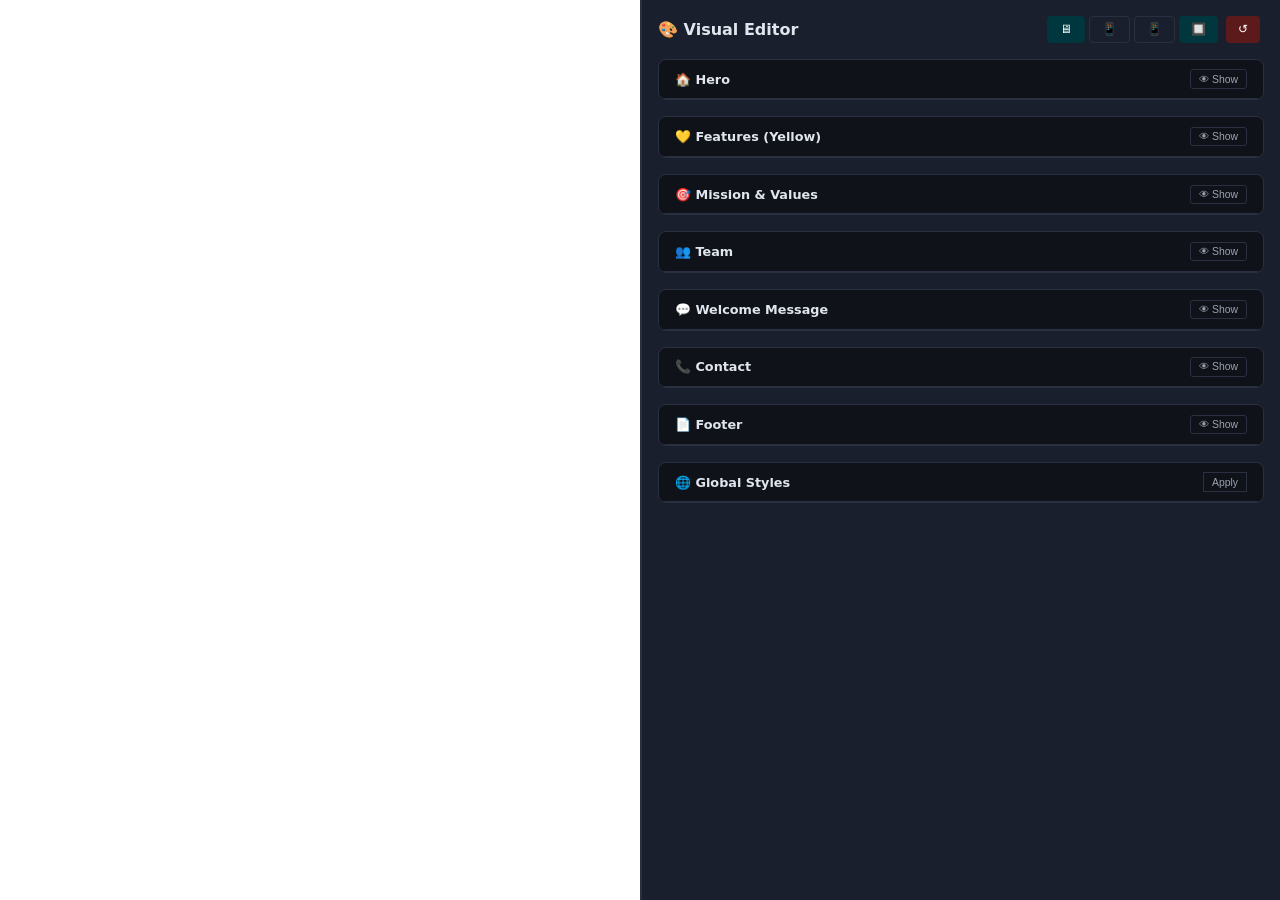
<file: temtemsabah/editor.html>
<!DOCTYPE html>
<html lang="en">
<head>
<meta charset="UTF-8">
<meta name="viewport" content="width=device-width, initial-scale=1.0">
<title>TemTemSabah — Visual Editor</title>
<style>
* { margin: 0; padding: 0; box-sizing: border-box; }
body { font-family: system-ui, -apple-system, sans-serif; background: #0f1219; color: #e0e6ed; overflow: hidden; }

/* Layout */
.editor-layout { display: flex; height: 100vh; }
.left-panel { width: 50%; display: flex; flex-direction: column; }
.right-panel { width: 50%; overflow-y: auto; background: #1a1f2e; border-left: 2px solid #2a3040; }

/* Preview area — full height, no toolbar blocking */
.preview-area { 
  flex: 1; 
  overflow: auto !important; 
  display: flex; 
  align-items: flex-start !important; 
  justify-content: flex-start !important; 
  padding: 0 !important; 
  background: #0a0e14;
}

/* Toolbar */
.toolbar {
  display: flex; align-items: center; gap: 0.5rem;
  padding: 0.5rem 1rem; background: #1a1f2e; border-bottom: 1px solid #2a3040;
  flex-wrap: wrap;
}
.toolbar .label { font-size: 0.7rem; color: #6b7280; text-transform: uppercase; letter-spacing: 0.05em; }
.viewport-btn {
  padding: 0.3rem 0.75rem; border-radius: 4px; border: 1px solid #2a3040;
  background: transparent; color: #9ca3af; cursor: pointer; font-size: 0.75rem;
}
.viewport-btn.active { background: #00373e; color: white; border-color: #00373e; }

/* Preview area scroll fix — show from top */
.preview-area { 
  flex: 1; 
  overflow: auto !important; 
  display: flex; 
  align-items: flex-start !important; 
  justify-content: flex-start !important; 
  padding: 0 !important; 
}
.device-frame { 
  background: #000; 
  border-radius: 0; 
  overflow: hidden; 
  box-shadow: none; 
  transition: all 0.3s; 
  position: relative; 
  flex-shrink: 0;
}
.device-frame iframe { 
  border: none; 
  display: block; 
  background: white; 
  width: 100%; 
}
.device-frame.desktop { width: 100%; }
.device-frame.desktop iframe { height: 4000px; }
.device-frame.tablet { width: 768px; }
.device-frame.tablet iframe { height: 4000px; }
.device-frame.mobile { width: 375px; }
.device-frame.mobile iframe { height: 4000px; }

/* Control panel */
.control-panel { padding: 1rem; }
.section-group {
  margin-bottom: 1rem; border: 1px solid #2a3040; border-radius: 8px;
  overflow: hidden;
}
.section-header {
  display: flex; align-items: center; justify-content: space-between;
  padding: 0.6rem 1rem; background: #0f1219; cursor: pointer;
  border-bottom: 1px solid #2a3040;
}
.section-header:hover { background: #1a1f2e; }
.section-header .name { font-size: 0.8rem; font-weight: 600; }
.section-header .section-toggle {
  font-size: 0.65rem; padding: 0.2rem 0.5rem; border-radius: 3px;
  border: 1px solid #2a3040; background: transparent; color: #9ca3af; cursor: pointer;
}
.section-header .section-toggle.active { background: #00373e; color: white; border-color: #00373e; }
.section-body { padding: 0.75rem 1rem; display: none; }
.section-body.open { display: block; }

.control-row { display: flex; align-items: center; gap: 0.5rem; margin-bottom: 0.5rem; }
.control-row label { font-size: 0.75rem; color: #9ca3af; min-width: 70px; }
.control-row input[type="range"] { flex: 1; accent-color: #00373e; }
.control-row input[type="color"] { width: 32px; height: 32px; border: 1px solid #2a3040; border-radius: 4px; cursor: pointer; background: none; padding: 0; }
.control-row input[type="number"] { width: 60px; padding: 0.3rem; border-radius: 4px; border: 1px solid #2a3040; background: #0f1219; color: #e0e6ed; font-size: 0.75rem; }
.control-row select { flex: 1; padding: 0.3rem; border-radius: 4px; border: 1px solid #2a3040; background: #0f1219; color: #e0e6ed; font-size: 0.75rem; }
.control-row .value { font-size: 0.7rem; color: #6b7280; min-width: 30px; text-align: right; }

.btn-action {
  padding: 0.4rem 0.75rem; border-radius: 4px; border: none;
  background: #00373e; color: white; cursor: pointer; font-size: 0.75rem;
  margin-right: 0.25rem;
}
.btn-action:hover { background: #004a52; }
.btn-danger { background: #5c1a1a; }
.btn-danger:hover { background: #7a2323; }
.btn-outline { background: transparent; border: 1px solid #2a3040; color: #9ca3af; }
.btn-outline:hover { background: #2a3040; }

/* Section highlight injected into iframe */
.hl-section { outline: 2px dashed #39bae6 !important; outline-offset: 2px !important; position: relative !important; }
.hl-section::before {
  content: attr(data-section-name);
  position: absolute; top: 0; left: 0;
  background: #39bae6; color: #000;
  font-size: 10px; padding: 2px 6px;
  z-index: 9999;
  font-family: monospace;
}
</style>
</head>
<body>
<div class="editor-layout">
  <!-- Left: Preview -->
  <div class="left-panel">
    <div class="preview-area">
      <div class="device-frame desktop" id="deviceFrame">
        <iframe src="http://localhost:5174/" id="previewFrame"></iframe>
      </div>
    </div>
  </div>

  <!-- Right: Controls -->
  <div class="right-panel">
    <div class="control-panel">
      <div style="display:flex;justify-content:space-between;align-items:center;margin-bottom:1rem;flex-wrap:wrap;gap:0.5rem;">
        <h2 style="font-size:1rem;">🎨 Visual Editor</h2>
        <div style="display:flex;gap:0.25rem;flex-wrap:wrap;">
          <button class="viewport-btn active" onclick="setViewport('desktop')">🖥</button>
          <button class="viewport-btn" onclick="setViewport('tablet')">📱</button>
          <button class="viewport-btn" onclick="setViewport('mobile')">📱</button>
          <button class="btn-action" onclick="toggleSectionLines()">🔲</button>
          <button class="btn-action btn-danger" onclick="resetAll()">↺</button>
        </div>
      </div>

      <!-- Section: Hero -->
      <div class="section-group">
        <div class="section-header" onclick="toggleSection(this)">
          <span class="name">🏠 Hero</span>
          <button class="section-toggle" data-section="hero" onclick="event.stopPropagation();toggleHighlight(this)">👁 Show</button>
        </div>
        <div class="section-body">
          <div class="control-row">
            <label>Text Color</label>
            <input type="color" value="#000000" onchange="injectCSS('.hero-text { color: '+this.value+' !important; }')">
          </div>
          <div class="control-row">
            <label>Title Size</label>
            <input type="range" min="30" max="120" value="92" oninput="injectCSS('.hero-title { font-size: '+this.value+'px !important; }');this.nextElementSibling.textContent=this.value+'px'">
            <span class="value">92px</span>
          </div>
          <div class="control-row">
            <label>Title Weight</label>
            <select onchange="injectCSS('.hero-title { font-weight: '+this.value+' !important; }')">
              <option value="300">Light</option>
              <option value="400">Regular</option>
              <option value="600" selected>Semibold</option>
              <option value="700">Bold</option>
              <option value="900">Black</option>
            </select>
          </div>
          <div class="control-row">
            <label>Overlay Opacity</label>
            <input type="range" min="0" max="100" value="40" oninput="injectCSS('.hero-overlay { opacity: '+(this.value/100)+' !important; }');this.nextElementSibling.textContent=this.value+'%'">
            <span class="value">40%</span>
          </div>
          <div class="control-row">
            <label>Min Height</label>
            <input type="range" min="400" max="1200" value="880" step="10" oninput="injectCSS('.hero-cover { min-height: '+this.value+'px !important; }');this.nextElementSibling.textContent=this.value+'px'">
            <span class="value">880px</span>
          </div>
          <div class="control-row">
            <label>Bg Color</label>
            <input type="color" value="#ffffff" onchange="injectCSS('.hero-cover { background: '+this.value+' !important; }')">
          </div>
        </div>
      </div>

      <!-- Section: Yellow Features -->
      <div class="section-group">
        <div class="section-header" onclick="toggleSection(this)">
          <span class="name">💛 Features (Yellow)</span>
          <button class="section-toggle" data-section="features" onclick="event.stopPropagation();toggleHighlight(this)">👁 Show</button>
        </div>
        <div class="section-body">
          <div class="control-row">
            <label>Background</label>
            <input type="color" value="#ffd976" onchange="injectCSS('.features-bg { background: '+this.value+' !important; }')">
          </div>
          <div class="control-row">
            <label>Value Size</label>
            <input type="range" min="20" max="100" value="70" oninput="injectCSS('.features-value { font-size: '+this.value+'px !important; }');this.nextElementSibling.textContent=this.value+'px'">
            <span class="value">70px</span>
          </div>
          <div class="control-row">
            <label>Label Size</label>
            <input type="range" min="12" max="60" value="32" oninput="injectCSS('.features-label { font-size: '+this.value+'px !important; }');this.nextElementSibling.textContent=this.value+'px'">
            <span class="value">32px</span>
          </div>
          <div class="control-row">
            <label>Min Height</label>
            <input type="range" min="200" max="600" value="352" step="10" oninput="injectCSS('.features-section { min-height: '+this.value+'px !important; }');this.nextElementSibling.textContent=this.value+'px'">
            <span class="value">352px</span>
          </div>
        </div>
      </div>

      <!-- Section: Mission -->
      <div class="section-group">
        <div class="section-header" onclick="toggleSection(this)">
          <span class="name">🎯 Mission & Values</span>
          <button class="section-toggle" data-section="mission" onclick="event.stopPropagation();toggleHighlight(this)">👁 Show</button>
        </div>
        <div class="section-body">
          <div class="control-row">
            <label>Bg Color</label>
            <input type="color" value="#ffffff" onchange="injectCSS('.mission-bg { background: '+this.value+' !important; }')">
          </div>
          <div class="control-row">
            <label>Padding Top</label>
            <input type="range" min="40" max="200" value="120" step="5" oninput="injectCSS('.mission-section { padding-top: '+this.value+'px !important; }');this.nextElementSibling.textContent=this.value+'px'">
            <span class="value">120px</span>
          </div>
          <div class="control-row">
            <label>Padding Bottom</label>
            <input type="range" min="40" max="200" value="120" step="5" oninput="injectCSS('.mission-section { padding-bottom: '+this.value+'px !important; }');this.nextElementSibling.textContent=this.value+'px'">
            <span class="value">120px</span>
          </div>
        </div>
      </div>

      <!-- Section: Team -->
      <div class="section-group">
        <div class="section-header" onclick="toggleSection(this)">
          <span class="name">👥 Team</span>
          <button class="section-toggle" data-section="team" onclick="event.stopPropagation();toggleHighlight(this)">👁 Show</button>
        </div>
        <div class="section-body">
          <div class="control-row">
            <label>Photo Border radius</label>
            <input type="range" min="0" max="200" value="999" oninput="injectCSS('.team-photo { border-radius: '+this.value+'px !important; }');this.nextElementSibling.textContent=this.value+'px'">
            <span class="value">999px</span>
          </div>
          <div class="control-row">
            <label>Photo Width</label>
            <input type="range" min="100" max="400" value="200" step="10" oninput="injectCSS('.team-photo { width: '+this.value+'px !important; }');this.nextElementSibling.textContent=this.value+'px'">
            <span class="value">200px</span>
          </div>
        </div>
      </div>

      <!-- Section: Welcome Message -->
      <div class="section-group">
        <div class="section-header" onclick="toggleSection(this)">
          <span class="name">💬 Welcome Message</span>
          <button class="section-toggle" data-section="welcome" onclick="event.stopPropagation();toggleHighlight(this)">👁 Show</button>
        </div>
        <div class="section-body">
          <div class="control-row">
            <label>Bg Color</label>
            <input type="color" value="#eaeae3" onchange="injectCSS('.welcome-bg { background: '+this.value+' !important; }')">
          </div>
          <div class="control-row">
            <label>Text Color</label>
            <input type="color" value="#000000" onchange="injectCSS('.welcome-text { color: '+this.value+' !important; }')">
          </div>
          <div class="control-row">
            <label>Text Size</label>
            <input type="range" min="12" max="36" value="20" oninput="injectCSS('.welcome-text { font-size: '+this.value+'px !important; }');this.nextElementSibling.textContent=this.value+'px'">
            <span class="value">20px</span>
          </div>
          <div class="control-row">
            <label>Line Height</label>
            <input type="range" min="1" max="3" step="0.1" value="1.8" oninput="injectCSS('.welcome-text { line-height: '+this.value+' !important; }');this.nextElementSibling.textContent=this.value">
            <span class="value">1.8</span>
          </div>
          <div class="control-row">
            <label>Max Width</label>
            <input type="range" min="400" max="900" value="650" step="10" oninput="injectCSS('.welcome-container { max-width: '+this.value+'px !important; }');this.nextElementSibling.textContent=this.value+'px'">
            <span class="value">650px</span>
          </div>
        </div>
      </div>

      <!-- Section: Contact -->
      <div class="section-group">
        <div class="section-header" onclick="toggleSection(this)">
          <span class="name">📞 Contact</span>
          <button class="section-toggle" data-section="contact" onclick="event.stopPropagation();toggleHighlight(this)">👁 Show</button>
        </div>
        <div class="section-body">
          <div class="control-row">
            <label>Padding</label>
            <input type="range" min="40" max="200" value="120" step="5" oninput="injectCSS('.contact-section { padding-top: '+this.value+'px !important; padding-bottom: '+this.value+'px !important; }');this.nextElementSibling.textContent=this.value+'px'">
            <span class="value">120px</span>
          </div>
          <div class="control-row">
            <label>Logo Size</label>
            <input type="range" min="40" max="400" value="240" step="10" oninput="injectCSS('.contact-logo { width: '+this.value+'px !important; height: '+this.value+'px !important; }');this.nextElementSibling.textContent=this.value+'px'">
            <span class="value">240px</span>
          </div>
        </div>
      </div>

      <!-- Section: Footer -->
      <div class="section-group">
        <div class="section-header" onclick="toggleSection(this)">
          <span class="name">📄 Footer</span>
          <button class="section-toggle" data-section="footer" onclick="event.stopPropagation();toggleHighlight(this)">👁 Show</button>
        </div>
        <div class="section-body">
          <div class="control-row">
            <label>Bg Color</label>
            <input type="color" value="#03081e" onchange="injectCSS('.footer-bg { background: '+this.value+' !important; }')">
          </div>
          <div class="control-row">
            <label>Text Color</label>
            <input type="color" value="#9ca3af" onchange="injectCSS('.footer-text { color: '+this.value+' !important; }')">
          </div>
        </div>
      </div>

      <!-- Global Controls -->
      <div class="section-group">
        <div class="section-header" onclick="toggleSection(this)">
          <span class="name">🌐 Global Styles</span>
          <button class="btn-outline" style="font-size:0.65rem;padding:0.2rem 0.5rem;" onclick="event.stopPropagation();">Apply</button>
        </div>
        <div class="section-body">
          <div class="control-row">
            <label>Body Font</label>
            <select onchange="injectCSS('body { font-family: '+this.value+' !important; }')">
              <option value="'Work Sans', sans-serif">Work Sans</option>
              <option value="'Prata', serif">Prata</option>
              <option value="'Inter', sans-serif">Inter</option>
              <option value="'IBM Plex Sans', sans-serif">IBM Plex Sans</option>
              <option value="Georgia, serif">Georgia</option>
              <option value="Arial, sans-serif">Arial</option>
            </select>
          </div>
          <div class="control-row">
            <label>Body Size</label>
            <input type="range" min="12" max="24" value="16" oninput="injectCSS('body { font-size: '+this.value+'px !important; }');this.nextElementSibling.textContent=this.value+'px'">
            <span class="value">16px</span>
          </div>
          <div class="control-row">
            <label>Content Width</label>
            <input type="range" min="600" max="1400" value="1200" step="10" oninput="injectCSS('.container-wide { max-width: '+this.value+'px !important; }');this.nextElementSibling.textContent=this.value+'px'">
            <span class="value">1200px</span>
          </div>
          <div class="control-row">
            <label>Custom CSS</label>
            <textarea id="customCSS" rows="4" style="flex:1;padding:0.4rem;border-radius:4px;border:1px solid #2a3040;background:#0f1219;color:#e0e6ed;font-size:0.75rem;font-family:monospace;" placeholder=".class { property: value; }"></textarea>
          </div>
          <button class="btn-action" onclick="applyCustomCSS()">Apply Custom CSS</button>
        </div>
      </div>
    </div>
  </div>
</div>

<script>
let sectionLinesOn = false;
let styleTag = null;

function getIframeDoc() {
  const iframe = document.getElementById('previewFrame');
  try {
    return iframe.contentDocument || iframe.contentWindow.document;
  } catch(e) {
    return null;
  }
}

function injectCSS(css) {
  const doc = getIframeDoc();
  if (!doc) return;
  if (!styleTag) {
    styleTag = doc.createElement('style');
    styleTag.id = 'editor-styles';
    doc.head.appendChild(styleTag);
  }
  // Remove previous declaration for same property via class
  // Add new rule
  styleTag.textContent += '\n' + css;
}

function setViewport(name) {
  const frame = document.getElementById('deviceFrame');
  document.querySelectorAll('.viewport-btn').forEach(b => b.classList.remove('active'));
  document.querySelector(`[onclick*="${name}"]`).classList.add('active');
  frame.className = 'device-frame ' + name;
}

function toggleSection(header) {
  header.nextElementSibling.classList.toggle('open');
}

function toggleHighlight(btn) {
  const section = btn.dataset.section;
  btn.classList.toggle('active');
  btn.textContent = btn.classList.contains('active') ? '👁 Hide' : '👁 Show';
  
  // Inject highlight CSS into iframe
  const isActive = btn.classList.contains('active');
  injectCSS('.' + section + '-highlight { outline: ' + (isActive ? '2px dashed #39bae6 !important' : 'none') + '; outline-offset: ' + (isActive ? '2px' : '0') + ' !important; }');
}

function toggleSectionLines() {
  sectionLinesOn = !sectionLinesOn;
  const sections = [
    '.hero-cover', '.features-section', '.mission-section', 
    '.team-section', '.welcome-bg', '.contact-section', '.footer-bg'
  ];
  const style = sections.map(s => s + ' { outline: ' + (sectionLinesOn ? '2px dashed #39bae6' : 'none') + ' !important; outline-offset: 2px !important; }').join('\n');
  // Clear previous section lines
  const doc = getIframeDoc();
  if (!doc) return;
  
  // Remove old section-line styles
  const old = doc.getElementById('section-line-styles');
  if (old) old.remove();
  
  if (sectionLinesOn) {
    const el = doc.createElement('style');
    el.id = 'section-line-styles';
    el.textContent = style;
    doc.head.appendChild(el);
  }
}

function applyCustomCSS() {
  const css = document.getElementById('customCSS').value;
  if (css.trim()) injectCSS(css);
}

function resetAll() {
  const doc = getIframeDoc();
  if (!doc) return;
  const el = doc.getElementById('editor-styles');
  if (el) el.remove();
  styleTag = null;
  // Also remove section lines
  const sl = doc.getElementById('section-line-styles');
  if (sl) sl.remove();
  // Reset iframe
  document.getElementById('previewFrame').src = 'http://localhost:5174/';
}
</script>
</body>
</html>
</file>
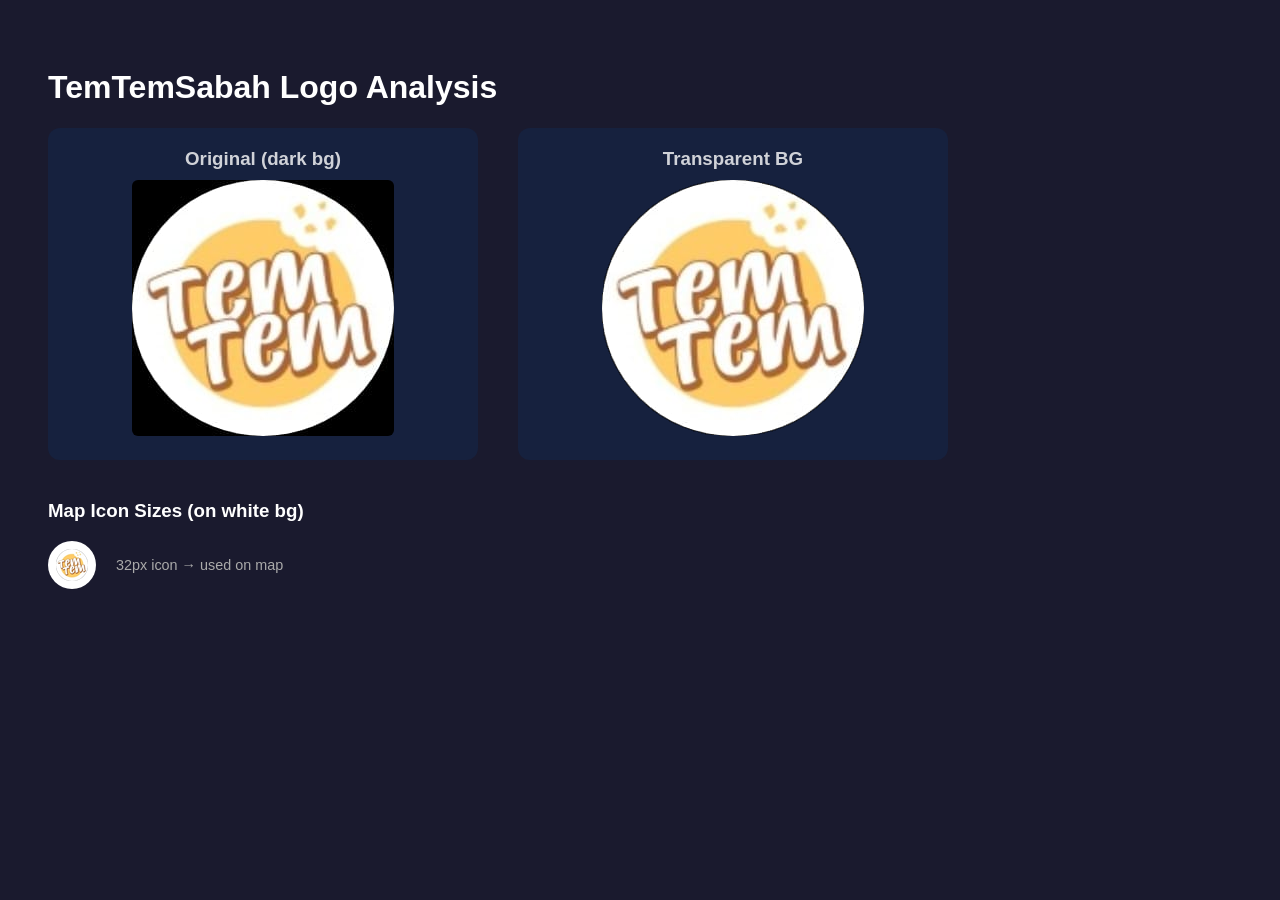
<file: temtemsabah/logo-analysis.html>
<!DOCTYPE html>
<html><head><meta charset="utf-8"><title>Logo Analysis</title>
<style>
body { background: #1a1a2e; color: white; font-family: sans-serif; padding: 40px; }
.grid { display: grid; grid-template-columns: 1fr 1fr; gap: 40px; max-width: 900px; }
.card { background: #16213e; border-radius: 12px; padding: 20px; text-align: center; }
.card h3 { margin: 0 0 10px; opacity: 0.8; }
img { max-width: 100%; border-radius: 6px; }
.icons { display: flex; gap: 20px; align-items: center; flex-wrap: wrap; }
.icon-sample { background: white; border-radius: 50%; padding: 8px; display: inline-flex; align-items: center; justify-content: center; }
</style></head><body>
<h1>TemTemSabah Logo Analysis</h1>
<div class="grid">
  <div class="card">
    <h3>Original (dark bg)</h3>
    <img src="[data-uri]"/>
  </div>
  <div class="card">
    <h3>Transparent BG</h3>
    <img src="[data-uri]"/>
  </div>
</div>
<h3 style="margin-top:40px;">Map Icon Sizes (on white bg)</h3>
<div class="icons">
  <div class="icon-sample"><img src="[data-uri]" width="32"/></div>
  <div style="color:#aaa;font-size:0.9rem;">32px icon → used on map</div>
</div>
</body></html>
</file>
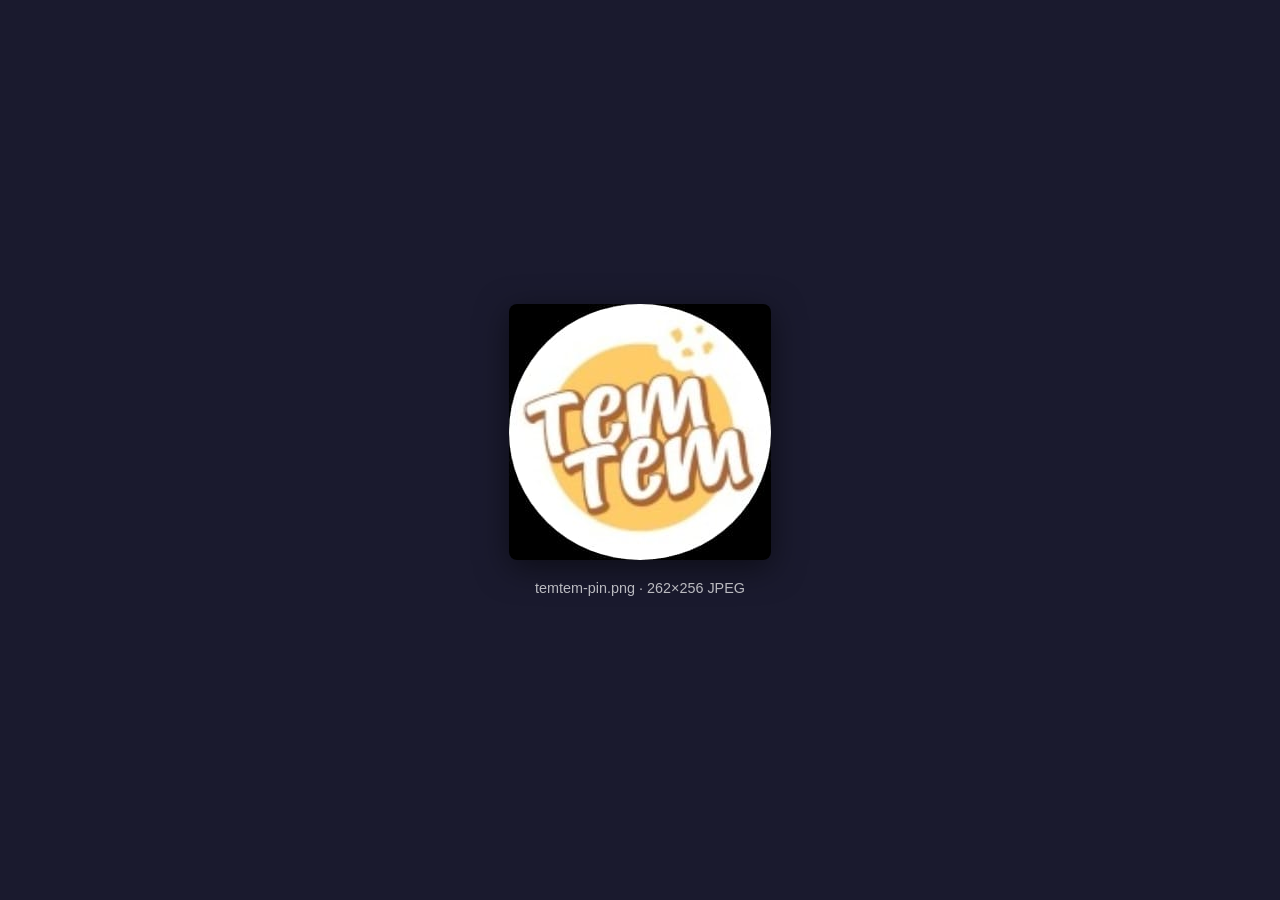
<file: temtemsabah/logo-viewer.html>
<!DOCTYPE html>
<html><head><meta charset="utf-8"><title>Logo Viewer</title>
<style>
body { background: #1a1a2e; display: flex; align-items: center; justify-content: center; min-height: 100vh; margin: 0; flex-direction: column; color: white; font-family: sans-serif; }
img { max-width: 95vw; max-height: 90vh; border-radius: 8px; box-shadow: 0 8px 32px rgba(0,0,0,0.5); }
.info { margin-top: 20px; font-size: 0.9rem; opacity: 0.7; }
</style></head><body>
<img src="[data-uri]" alt="Tem Tem Sabah Logo"/>
<div class="info">temtem-pin.png · 262×256 JPEG</div>
</body></html>
</file>
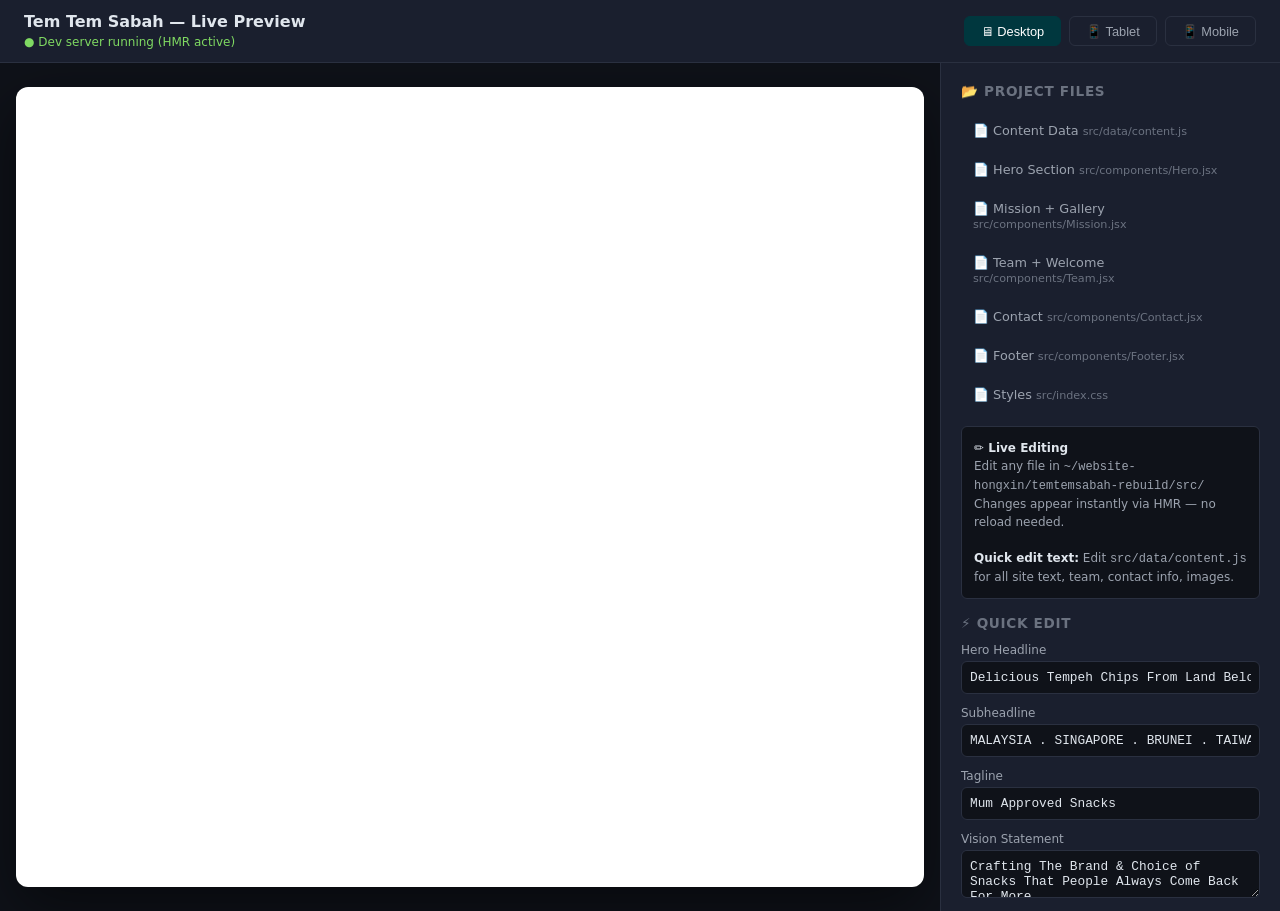
<file: temtemsabah/preview.html>
<!DOCTYPE html>
<html lang="en">
<head>
<meta charset="UTF-8">
<meta name="viewport" content="width=device-width, initial-scale=1.0">
<title>TemTemSabah — Preview Dashboard</title>
<style>
* { margin: 0; padding: 0; box-sizing: border-box; }
body { font-family: system-ui, -apple-system, sans-serif; background: #0f1219; color: #e0e6ed; }
.header {
  display: flex; align-items: center; justify-content: space-between;
  padding: 0.75rem 1.5rem; background: #1a1f2e; border-bottom: 1px solid #2a3040;
}
.header h1 { font-size: 1rem; font-weight: 600; }
.header .status { font-size: 0.75rem; color: #7fd962; }
.viewport-tabs {
  display: flex; gap: 0.5rem; align-items: center;
}
.viewport-btn {
  padding: 0.4rem 1rem; border-radius: 6px; border: 1px solid #2a3040;
  background: transparent; color: #9ca3af; cursor: pointer; font-size: 0.8rem;
  transition: all 0.15s;
}
.viewport-btn.active { background: #00373e; color: white; border-color: #00373e; }
.viewport-btn:hover { background: #2a3040; }

.main-panel { display: flex; height: calc(100vh - 52px); }
.preview-area { flex: 1; display: flex; align-items: center; justify-content: center; padding: 1rem; overflow: auto; }
.device-frame {
  background: #000; border-radius: 12px; overflow: hidden;
  box-shadow: 0 20px 60px rgba(0,0,0,0.5); transition: all 0.3s;
  position: relative;
}
.device-frame iframe { border: none; display: block; background: white; }
.device-frame.desktop { width: 1280px; height: 800px; }
.device-frame.desktop iframe { width: 1280px; height: 800px; }
.device-frame.tablet { width: 768px; height: 1024px; border-radius: 20px; }
.device-frame.tablet iframe { width: 768px; height: 1024px; }
.device-frame.mobile { width: 375px; height: 812px; border-radius: 30px; }
.device-frame.mobile iframe { width: 375px; height: 812px; }

.sidebar {
  width: 340px; background: #1a1f2e; border-left: 1px solid #2a3040;
  padding: 1.25rem; overflow-y: auto; font-size: 0.85rem;
}
.sidebar h3 { font-size: 0.85rem; text-transform: uppercase; letter-spacing: 0.05em; color: #6b7280; margin-bottom: 1rem; }
.file-list { list-style: none; }
.file-list li { margin-bottom: 0.5rem; }
.file-list a {
  display: block; padding: 0.5rem 0.75rem; border-radius: 6px;
  color: #9ca3af; text-decoration: none; font-size: 0.8rem;
  transition: background 0.15s;
}
.file-list a:hover { background: #2a3040; color: #e0e6ed; }
.file-list a .path { color: #6b7280; font-size: 0.7rem; }
.edit-note {
  margin-top: 1rem; padding: 0.75rem; border-radius: 6px;
  background: #0f1219; border: 1px solid #2a3040; font-size: 0.75rem; line-height: 1.5;
  color: #9ca3af;
}
.edit-note strong { color: #e0e6ed; }
.quick-edit { margin-top: 1rem; }
.quick-edit label { display: block; margin-bottom: 0.25rem; color: #9ca3af; font-size: 0.75rem; }
.quick-edit input, .quick-edit textarea {
  width: 100%; padding: 0.5rem; border-radius: 6px; border: 1px solid #2a3040;
  background: #0f1219; color: #e0e6ed; font-size: 0.8rem; margin-bottom: 0.75rem;
  font-family: monospace;
}
.quick-edit button {
  padding: 0.5rem 1rem; border-radius: 6px; border: none;
  background: #00373e; color: white; cursor: pointer; font-size: 0.8rem;
}
.quick-edit button:hover { background: #004a52; }
</style>
</head>
<body>
<div class="header">
  <div>
    <h1>Tem Tem Sabah — Live Preview</h1>
    <span class="status">● Dev server running (HMR active)</span>
  </div>
  <div class="viewport-tabs">
    <button class="viewport-btn active" data-view="desktop" onclick="switchView('desktop')">🖥 Desktop</button>
    <button class="viewport-btn" data-view="tablet" onclick="switchView('tablet')">📱 Tablet</button>
    <button class="viewport-btn" data-view="mobile" onclick="switchView('mobile')">📱 Mobile</button>
  </div>
</div>

<div class="main-panel">
  <div class="preview-area">
    <div class="device-frame desktop" id="deviceFrame">
      <iframe src="http://localhost:5174/" id="previewFrame"></iframe>
    </div>
  </div>

  <div class="sidebar">
    <h3>📂 Project Files</h3>
    <ul class="file-list">
      <li><a href="#" onclick="openFile('content.js')">📄 Content Data <span class="path">src/data/content.js</span></a></li>
      <li><a href="#" onclick="openFile('Hero.jsx')">📄 Hero Section <span class="path">src/components/Hero.jsx</span></a></li>
      <li><a href="#" onclick="openFile('Mission.jsx')">📄 Mission + Gallery <span class="path">src/components/Mission.jsx</span></a></li>
      <li><a href="#" onclick="openFile('Team.jsx')">📄 Team + Welcome <span class="path">src/components/Team.jsx</span></a></li>
      <li><a href="#" onclick="openFile('Contact.jsx')">📄 Contact <span class="path">src/components/Contact.jsx</span></a></li>
      <li><a href="#" onclick="openFile('Footer.jsx')">📄 Footer <span class="path">src/components/Footer.jsx</span></a></li>
      <li><a href="#" onclick="openFile('index.css')">📄 Styles <span class="path">src/index.css</span></a></li>
    </ul>

    <div class="edit-note">
      <strong>✏️ Live Editing</strong><br>
      Edit any file in <code>~/website-hongxin/temtemsabah-rebuild/src/</code><br>
      Changes appear instantly via HMR — no reload needed.<br><br>
      <strong>Quick edit text:</strong> Edit <code>src/data/content.js</code> for all site text, team, contact info, images.
    </div>

    <div class="quick-edit">
      <h3 style="font-size:0.85rem;text-transform:uppercase;letter-spacing:0.05em;color:#6b7280;margin-bottom:0.75rem;">⚡ Quick Edit</h3>
      <form id="quickEditForm" onsubmit="return quickSave(event)">
        <label for="qe-headline">Hero Headline</label>
        <input type="text" id="qe-headline" value="Delicious Tempeh Chips From Land Below The Wind">
        
        <label for="qe-subline">Subheadline</label>
        <input type="text" id="qe-subline" value="MALAYSIA . SINGAPORE . BRUNEI . TAIWAN">
        
        <label for="qe-tagline">Tagline</label>
        <input type="text" id="qe-tagline" value="Mum Approved Snacks">
        
        <label for="qe-vision">Vision Statement</label>
        <textarea id="qe-vision" rows="2">Crafting The Brand &amp; Choice of Snacks That People Always Come Back For More</textarea>
        
        <label for="qe-mission">Mission Statement</label>
        <textarea id="qe-mission" rows="2">To Produce Tempeh Chips At Highest Quality &amp; Provide Great Returns For Shareholders</textarea>
        
        <label for="qe-phone">Phone</label>
        <input type="text" id="qe-phone" value="+6012-2277363">
        
        <label for="qe-email">Email</label>
        <input type="text" id="qe-email" value="info@temtemsabah.com">
        
        <label for="qe-address">Address</label>
        <textarea id="qe-address" rows="2">Lot 2 &amp; Lot 3, Lorong Buah Sukun 1, SEDCO Light Industrial, Jalan Tuaran Inanam, 88450 Kota Kinabalu, Sabah, Malaysia</textarea>
        
        <button type="submit">💾 Save Changes &amp; Reload</button>
        <div id="saveStatus" style="margin-top:0.5rem;font-size:0.75rem;color:#7fd962;"></div>
      </form>
    </div>
  </div>
</div>

<script>
function switchView(view) {
  const frame = document.getElementById('deviceFrame');
  const btns = document.querySelectorAll('.viewport-btn');
  btns.forEach(b => b.classList.remove('active'));
  document.querySelector(`[data-view="${view}"]`).classList.add('active');
  frame.className = 'device-frame ' + view;
}

function openFile(name) {
  const files = {
    'content.js': '/src/data/content.js',
    'Hero.jsx': '/src/components/Hero.jsx',
    'Mission.jsx': '/src/components/Mission.jsx',
    'Team.jsx': '/src/components/Team.jsx',
    'Contact.jsx': '/src/components/Contact.jsx',
    'Footer.jsx': '/src/components/Footer.jsx',
    'index.css': '/src/index.css',
  };
  // Copy path to clipboard
  const path = '~/website-hongxin/temtemsabah-rebuild' + files[name];
  navigator.clipboard.writeText(path).then(() => {
    alert('File path copied to clipboard:\n' + path);
  });
}

function quickSave(e) {
  e.preventDefault();
  const data = {
    headline: document.getElementById('qe-headline').value,
    subheadline: document.getElementById('qe-subline').value,
    tagline: document.getElementById('qe-tagline').value,
    vision: document.getElementById('qe-vision').value,
    mission: document.getElementById('qe-mission').value,
    phone: document.getElementById('qe-phone').value,
    email: document.getElementById('qe-email').value,
    address: document.getElementById('qe-address').value,
  };
  
  fetch('http://localhost:3456/save', {
    method: 'POST',
    headers: { 'Content-Type': 'application/json' },
    body: JSON.stringify(data),
  })
  .then(r => r.json())
  .then(resp => {
    if (resp.ok) {
      document.getElementById('saveStatus').textContent = '✓ Saved! Reloading preview...';
      document.getElementById('previewFrame').src = 'http://localhost:5174/';
      setTimeout(() => {
        document.getElementById('previewFrame').src = 'http://localhost:5174/';
        document.getElementById('saveStatus').textContent = '';
      }, 500);
    } else {
      document.getElementById('saveStatus').textContent = '✗ Error: ' + resp.error;
    }
  })
  .catch(err => {
    document.getElementById('saveStatus').textContent = '✗ Error: ' + err.message;
  });
  return false;
}
</script>
</body>
</html>
</file>
